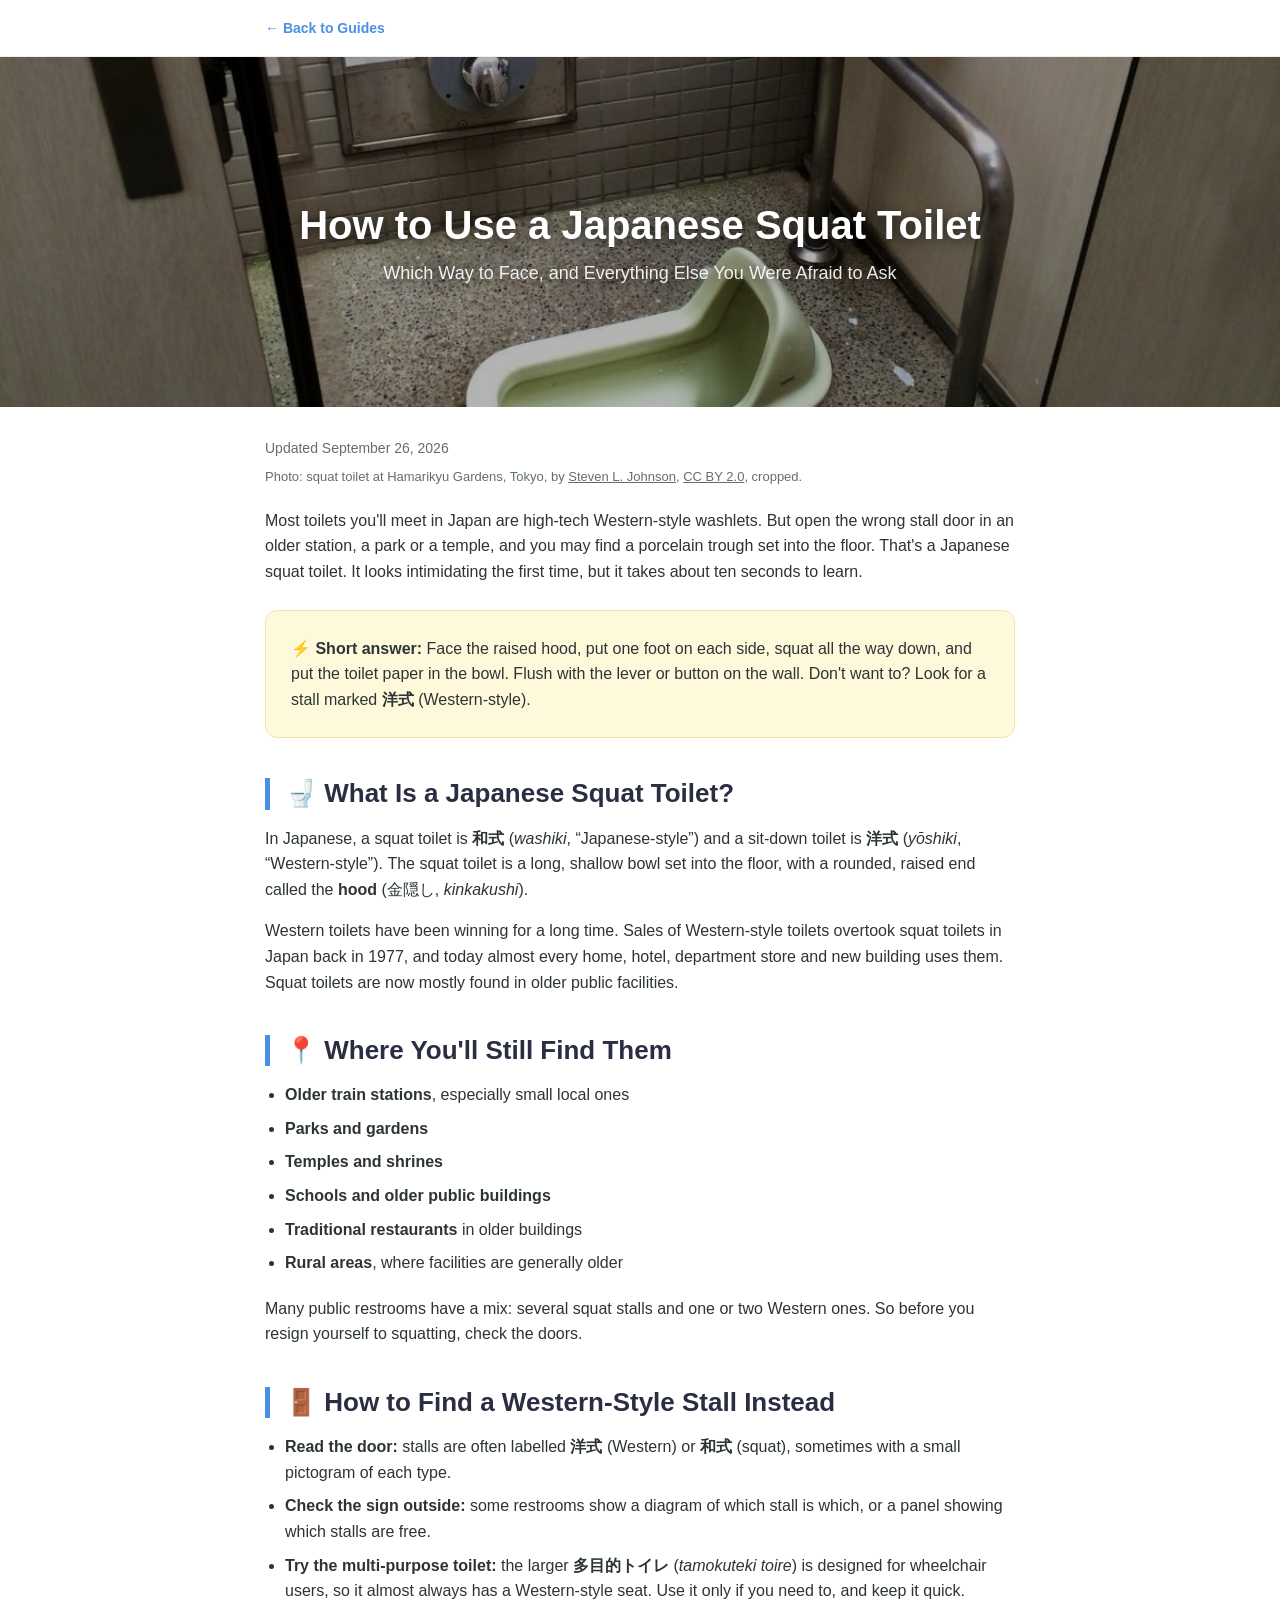
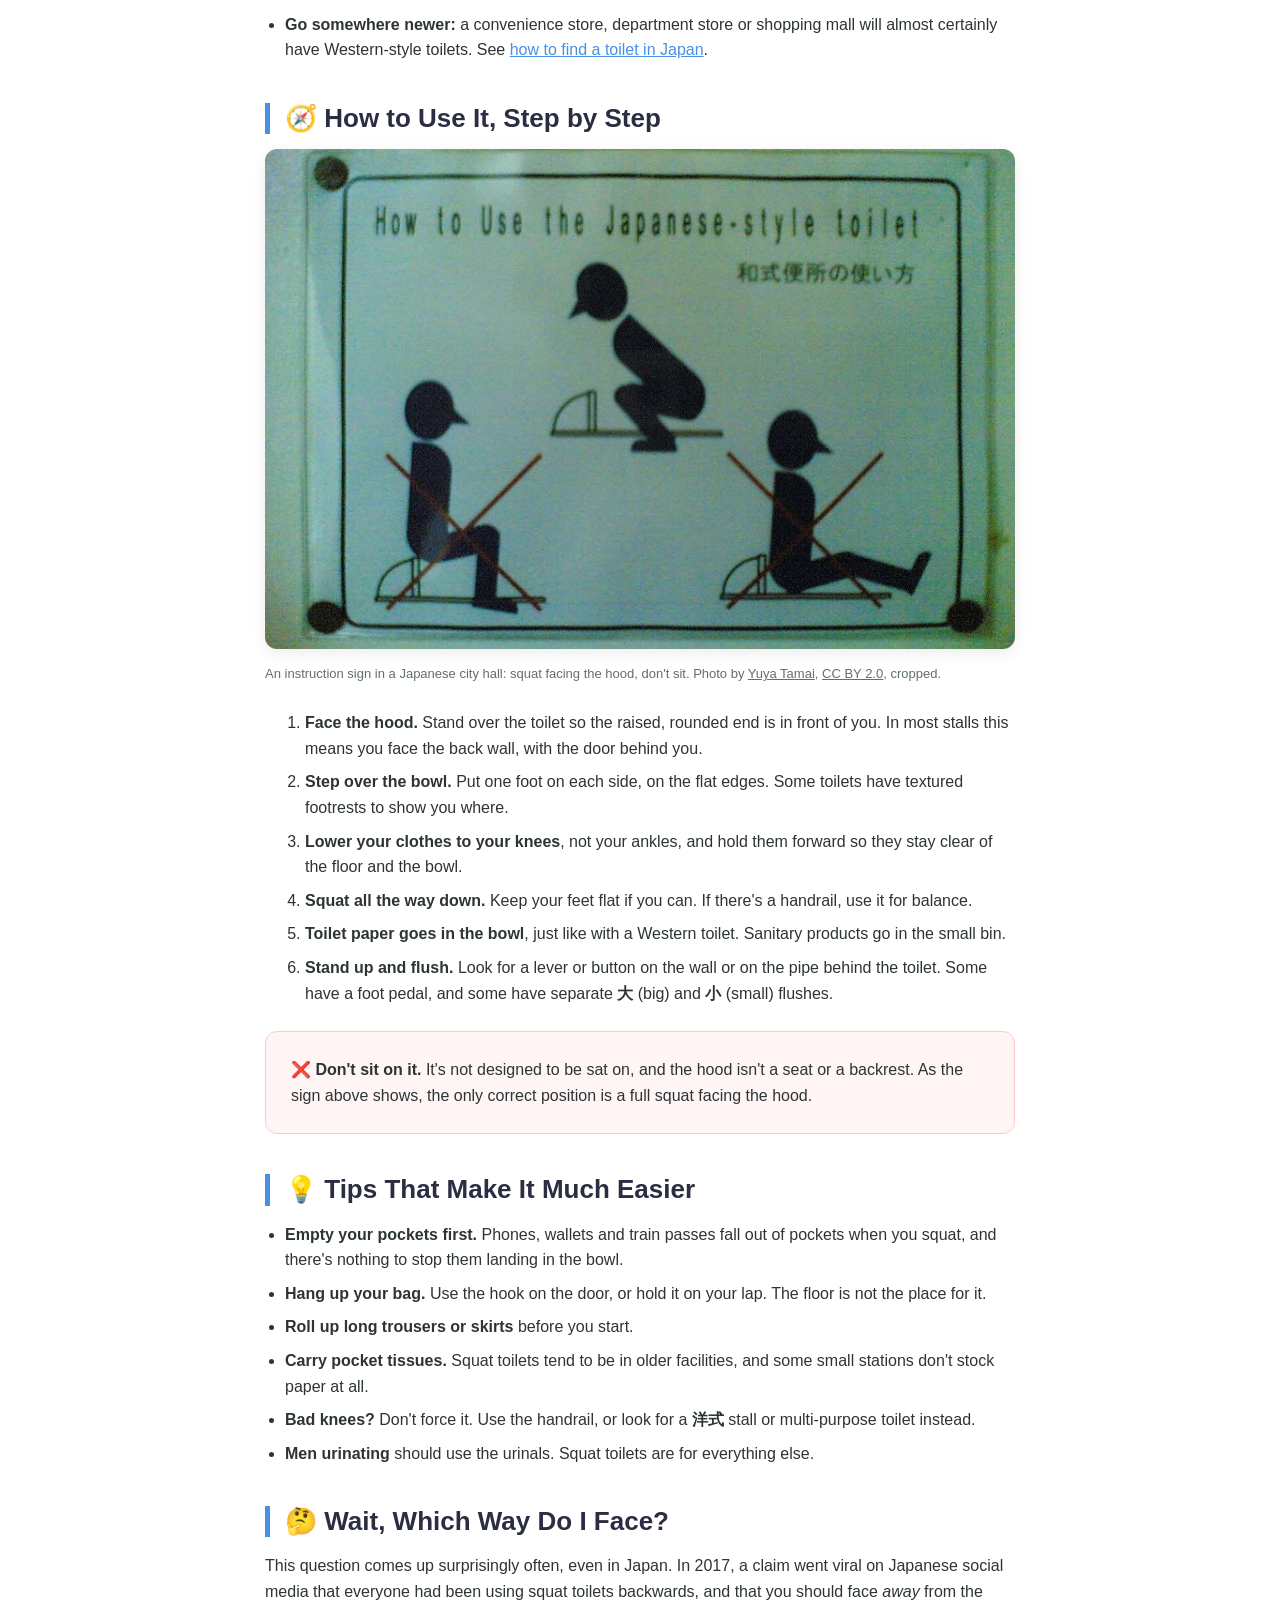
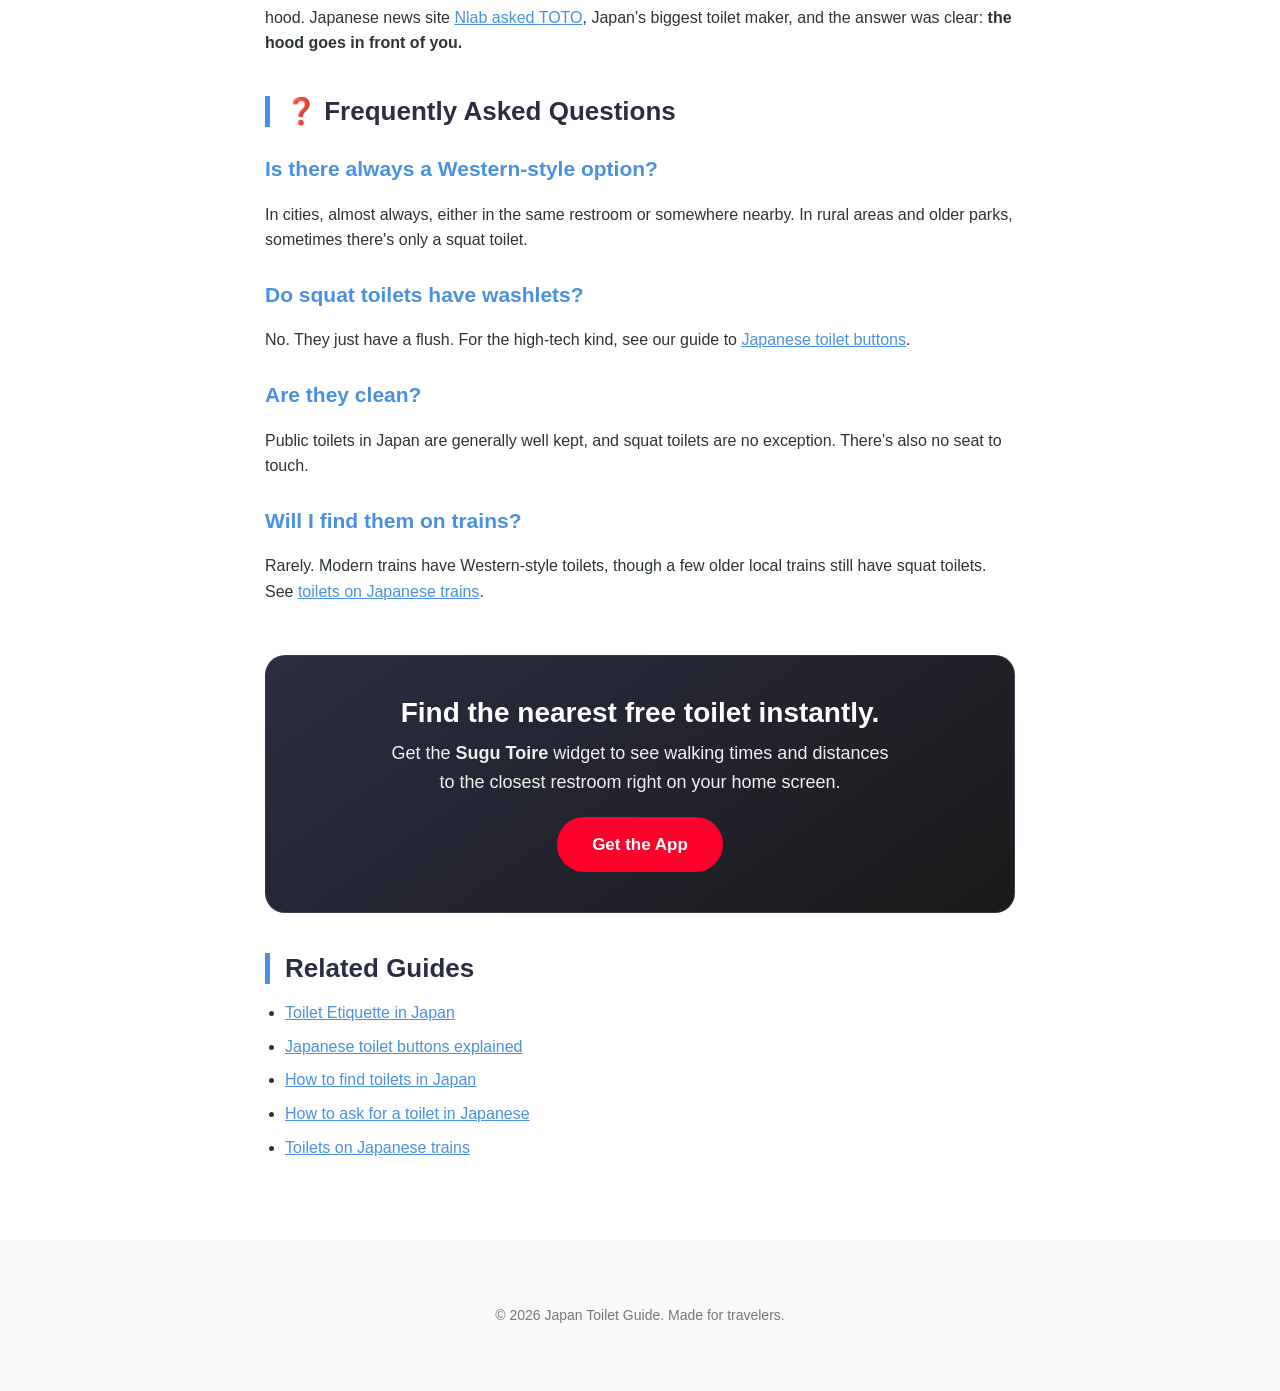
<file: squat-toilet.html>
<!DOCTYPE html>
<html lang="en">

<head>
    <link rel="icon" href="/favicon.ico">
    <link rel="icon" type="image/png" sizes="32x32" href="/favicon-32x32.png">
    <link rel="icon" type="image/png" sizes="16x16" href="/favicon-16x16.png">
    <link rel="canonical" href="https://www.toiletinjapan.com/squat-toilet.html" />
    <meta charset="UTF-8" />
    <meta name="viewport" content="width=device-width, initial-scale=1.0" />
    <meta name="description"
        content="How to use a Japanese squat toilet (washiki): which way to face, step-by-step instructions, where you'll still find them, and how to spot a Western-style stall instead." />
    <meta property="og:title" content="How to Use a Japanese Squat Toilet" />
    <meta property="og:description"
        content="Which way to face, how to squat, and how to find a Western-style stall instead. A calm, practical guide to Japan's washiki toilets." />
    <meta property="og:type" content="article" />
    <meta property="og:url" content="https://www.toiletinjapan.com/squat-toilet.html" />
    <meta property="og:image" content="https://www.toiletinjapan.com/images/squat-toilet-hamarikyu-1200x630.jpg" />
    <meta property="og:image:width" content="1200" />
    <meta property="og:image:height" content="630" />
    <meta name="twitter:card" content="summary_large_image" />
    <meta name="twitter:title" content="How to Use a Japanese Squat Toilet" />
    <meta name="twitter:description" content="Which way to face, how to squat, and how to find a Western-style stall instead." />
    <meta name="twitter:image" content="https://www.toiletinjapan.com/images/squat-toilet-hamarikyu-1200x630.jpg" />

    <title>How to Use a Japanese Squat Toilet (Washiki): Step-by-Step Guide</title>

    <link rel="stylesheet" href="/styles.css">
    <script type="application/ld+json">
{
  "@context": "https://schema.org",
  "@type": "Article",
  "headline": "How to Use a Japanese Squat Toilet",
  "description": "Which way to face, step-by-step instructions, where Japanese squat toilets are still found, and how to find a Western-style stall instead.",
  "author": {
    "@type": "Person",
    "name": "Tomasz Matusik"
  },
  "publisher": {
    "@type": "Organization",
    "name": "Sugu Toire",
    "logo": {
      "@type": "ImageObject",
      "url": "https://www.toiletinjapan.com/logo.png"
    }
  },
  "mainEntityOfPage": {
    "@type": "WebPage",
    "@id": "https://www.toiletinjapan.com/squat-toilet.html"
  },
  "datePublished": "2026-09-26",
  "dateModified": "2026-09-26",
  "image": [
    "https://www.toiletinjapan.com/images/squat-toilet-hamarikyu-1200x630.jpg"
  ]
}
    </script>
    <script type="application/ld+json">
{
  "@context": "https://schema.org",
  "@type": "BreadcrumbList",
  "itemListElement": [
    {
      "@type": "ListItem",
      "position": 1,
      "name": "Japan Toilet Guide",
      "item": "https://www.toiletinjapan.com/"
    },
    {
      "@type": "ListItem",
      "position": 2,
      "name": "How to Use a Japanese Squat Toilet",
      "item": "https://www.toiletinjapan.com/squat-toilet.html"
    }
  ]
}
    </script>
</head>

<body>

    <header>
        <div class="container">
            <a href="index.html" class="back-link">← Back to Guides</a>
        </div>
    </header>

    <div class="hero-container">
        <img src="/images/squat-toilet-hamarikyu-1200x600.jpg"
            alt="Japanese squat toilet in a public restroom at Hamarikyu Gardens, Tokyo, with a handrail and wall-mounted flush valve"
            class="hero-image" width="1200" height="600" fetchpriority="high">
        <div class="hero-text">
            <h1>How to Use a Japanese Squat Toilet</h1>
            <p style="font-size: 18px; opacity: 0.9; margin:0;">Which Way to Face, and Everything Else You Were Afraid
                to Ask</p>
        </div>
    </div>

    <main class="container">
        <article>
            <p class="updated">Updated <time datetime="2026-09-26">September 26, 2026</time></p>
            <p class="photo-credit">Photo: squat toilet at Hamarikyu Gardens, Tokyo, by <a
                    href="https://commons.wikimedia.org/wiki/File:Traditional_style_toilet_at_Hamarikyu_Gardens_in_Tokyo,_Japan_(14063687677).jpg"
                    rel="noopener">Steven L. Johnson</a>, <a href="https://creativecommons.org/licenses/by/2.0/"
                    rel="noopener license">CC BY 2.0</a>, cropped.</p>

            <p>
                Most toilets you'll meet in Japan are high-tech Western-style washlets. But open the wrong stall
                door in an older station, a park or a temple, and you may find a porcelain trough set into the
                floor. That's a Japanese squat toilet. It looks intimidating the first time, but it takes about ten
                seconds to learn.
            </p>

            <div class="tip-box">
                <strong>⚡ Short answer:</strong> Face the raised hood, put one foot on each side, squat all the way
                down, and put the toilet paper in the bowl. Flush with the lever or button on the wall. Don't want
                to? Look for a stall marked <strong>洋式</strong> (Western-style).
            </div>

            <h2>🚽 What Is a Japanese Squat Toilet?</h2>
            <p>
                In Japanese, a squat toilet is <strong>和式</strong> (<em>washiki</em>, “Japanese-style”) and a sit-down
                toilet is <strong>洋式</strong> (<em>yōshiki</em>, “Western-style”). The squat toilet is a long,
                shallow bowl set into the floor, with a rounded, raised end called the <strong>hood</strong>
                (金隠し, <em>kinkakushi</em>).
            </p>
            <p>
                Western toilets have been winning for a long time. Sales of Western-style toilets overtook squat
                toilets in Japan back in 1977, and today almost every home, hotel, department store and new building
                uses them. Squat toilets are now mostly found in older public facilities.
            </p>

            <h2>📍 Where You'll Still Find Them</h2>
            <ul>
                <li><strong>Older train stations</strong>, especially small local ones</li>
                <li><strong>Parks and gardens</strong></li>
                <li><strong>Temples and shrines</strong></li>
                <li><strong>Schools and older public buildings</strong></li>
                <li><strong>Traditional restaurants</strong> in older buildings</li>
                <li><strong>Rural areas</strong>, where facilities are generally older</li>
            </ul>
            <p>
                Many public restrooms have a mix: several squat stalls and one or two Western ones. So before you
                resign yourself to squatting, check the doors.
            </p>

            <h2>🚪 How to Find a Western-Style Stall Instead</h2>
            <ul>
                <li><strong>Read the door:</strong> stalls are often labelled <strong>洋式</strong> (Western) or
                    <strong>和式</strong> (squat), sometimes with a small pictogram of each type.</li>
                <li><strong>Check the sign outside:</strong> some restrooms show a diagram of which stall is which,
                    or a panel showing which stalls are free.</li>
                <li><strong>Try the multi-purpose toilet:</strong> the larger <strong>多目的トイレ</strong>
                    (<em>tamokuteki toire</em>) is designed for wheelchair users, so it almost always has a
                    Western-style seat. Use it only if you need to, and keep it quick.</li>
                <li><strong>Go somewhere newer:</strong> a convenience store, department store or shopping mall
                    will almost certainly have Western-style toilets. See <a href="toilet-japan.html"
                        style="color: var(--primary-color);">how to find a toilet in Japan</a>.</li>
            </ul>

            <h2>🧭 How to Use It, Step by Step</h2>

            <figure class="photo">
                <img src="/images/squat-toilet-how-to-sign-800x533.jpg" class="content-img"
                    alt="Sign titled How to Use the Japanese-style toilet: a figure squatting facing the hood is correct; figures sitting on the toilet are crossed out"
                    width="800" height="533" loading="lazy" style="max-height: none;">
                <figcaption>An instruction sign in a Japanese city hall: squat facing the hood, don't sit. Photo by
                    <a href="https://commons.wikimedia.org/wiki/File:How_to_Use_the_Japanese-style_toilet.jpg"
                        rel="noopener">Yuya Tamai</a>, <a href="https://creativecommons.org/licenses/by/2.0/"
                        rel="noopener license">CC BY 2.0</a>, cropped.</figcaption>
            </figure>

            <ol>
                <li><strong>Face the hood.</strong> Stand over the toilet so the raised, rounded end is in front of
                    you. In most stalls this means you face the back wall, with the door behind you.</li>
                <li><strong>Step over the bowl.</strong> Put one foot on each side, on the flat edges. Some toilets
                    have textured footrests to show you where.</li>
                <li><strong>Lower your clothes to your knees</strong>, not your ankles, and hold them forward so they
                    stay clear of the floor and the bowl.</li>
                <li><strong>Squat all the way down.</strong> Keep your feet flat if you can. If there's a handrail,
                    use it for balance.</li>
                <li><strong>Toilet paper goes in the bowl</strong>, just like with a Western toilet. Sanitary
                    products go in the small bin.</li>
                <li><strong>Stand up and flush.</strong> Look for a lever or button on the wall or on the pipe
                    behind the toilet. Some have a foot pedal, and some have separate <strong>大</strong> (big) and
                    <strong>小</strong> (small) flushes.</li>
            </ol>

            <div class="warning-box">
                <strong>❌ Don't sit on it.</strong> It's not designed to be sat on, and the hood isn't a seat or a
                backrest. As the sign above shows, the only correct position is a full squat facing the hood.
            </div>

            <h2>💡 Tips That Make It Much Easier</h2>
            <ul>
                <li><strong>Empty your pockets first.</strong> Phones, wallets and train passes fall out of pockets
                    when you squat, and there's nothing to stop them landing in the bowl.</li>
                <li><strong>Hang up your bag.</strong> Use the hook on the door, or hold it on your lap. The floor is
                    not the place for it.</li>
                <li><strong>Roll up long trousers or skirts</strong> before you start.</li>
                <li><strong>Carry pocket tissues.</strong> Squat toilets tend to be in older facilities, and some
                    small stations don't stock paper at all.</li>
                <li><strong>Bad knees?</strong> Don't force it. Use the handrail, or look for a <strong>洋式</strong>
                    stall or multi-purpose toilet instead.</li>
                <li><strong>Men urinating</strong> should use the urinals. Squat toilets are for everything else.</li>
            </ul>

            <h2>🤔 Wait, Which Way Do I Face?</h2>
            <p>
                This question comes up surprisingly often, even in Japan. In 2017, a claim went viral on Japanese
                social media that everyone had been using squat toilets backwards, and that you should face
                <em>away</em> from the hood. Japanese news site <a href="https://nlab.itmedia.co.jp/cont/articles/3273969/"
                    target="_blank" rel="noopener" style="color: var(--primary-color);">Nlab asked TOTO</a>, Japan's
                biggest toilet maker, and the answer was clear: <strong>the hood goes in front of you.</strong>
            </p>

            <h2>❓ Frequently Asked Questions</h2>

            <h3>Is there always a Western-style option?</h3>
            <p>In cities, almost always, either in the same restroom or somewhere nearby. In rural areas and older
                parks, sometimes there's only a squat toilet.</p>

            <h3>Do squat toilets have washlets?</h3>
            <p>No. They just have a flush. For the high-tech kind, see our guide to <a
                    href="japanese-toilet-buttons.html" style="color: var(--primary-color);">Japanese toilet
                    buttons</a>.</p>

            <h3>Are they clean?</h3>
            <p>Public toilets in Japan are generally well kept, and squat toilets are no exception. There's also no
                seat to touch.</p>

            <h3>Will I find them on trains?</h3>
            <p>Rarely. Modern trains have Western-style toilets, though a few older local trains still have squat
                toilets. See <a href="train-toilets.html"
                    style="color: var(--primary-color);">toilets on Japanese trains</a>.</p>

            <div class="app-card">
                <h2>Find the nearest free toilet instantly.</h2>
                <p>
                    Get the <strong>Sugu Toire</strong> widget to see walking times
                    and distances to the closest restroom right on your home screen.
                </p>
                <a href="https://play.google.com/store/apps/details?id=com.tomat.sugutoire&amp;referrer=utm_source%3Dtoiletinjapan%26utm_medium%3Dwebsite%26utm_campaign%3Dsquat-toilet"
                    class="btn" target="_blank" rel="noopener noreferrer">
                    Get the App
                </a>
            </div>

            <h2>Related Guides</h2>
            <ul>
                <li><a href="toilet-etiquette.html" style="color: var(--primary-color);">Toilet Etiquette in Japan</a>
                </li>
                <li><a href="japanese-toilet-buttons.html" style="color: var(--primary-color);">Japanese toilet
                        buttons explained</a></li>
                <li><a href="toilet-japan.html" style="color: var(--primary-color);">How to find toilets in Japan</a>
                </li>
                <li><a href="japanese-phrases.html" style="color: var(--primary-color);">How to ask for a toilet in
                        Japanese</a></li>
                <li><a href="train-toilets.html" style="color: var(--primary-color);">Toilets on Japanese trains</a>
                </li>
            </ul>

        </article>
    </main>

    <footer>
        <div class="container">
            <p>&copy; 2026 Japan Toilet Guide. Made for travelers.</p>
        </div>
    </footer>

</body>

</html>
</file>
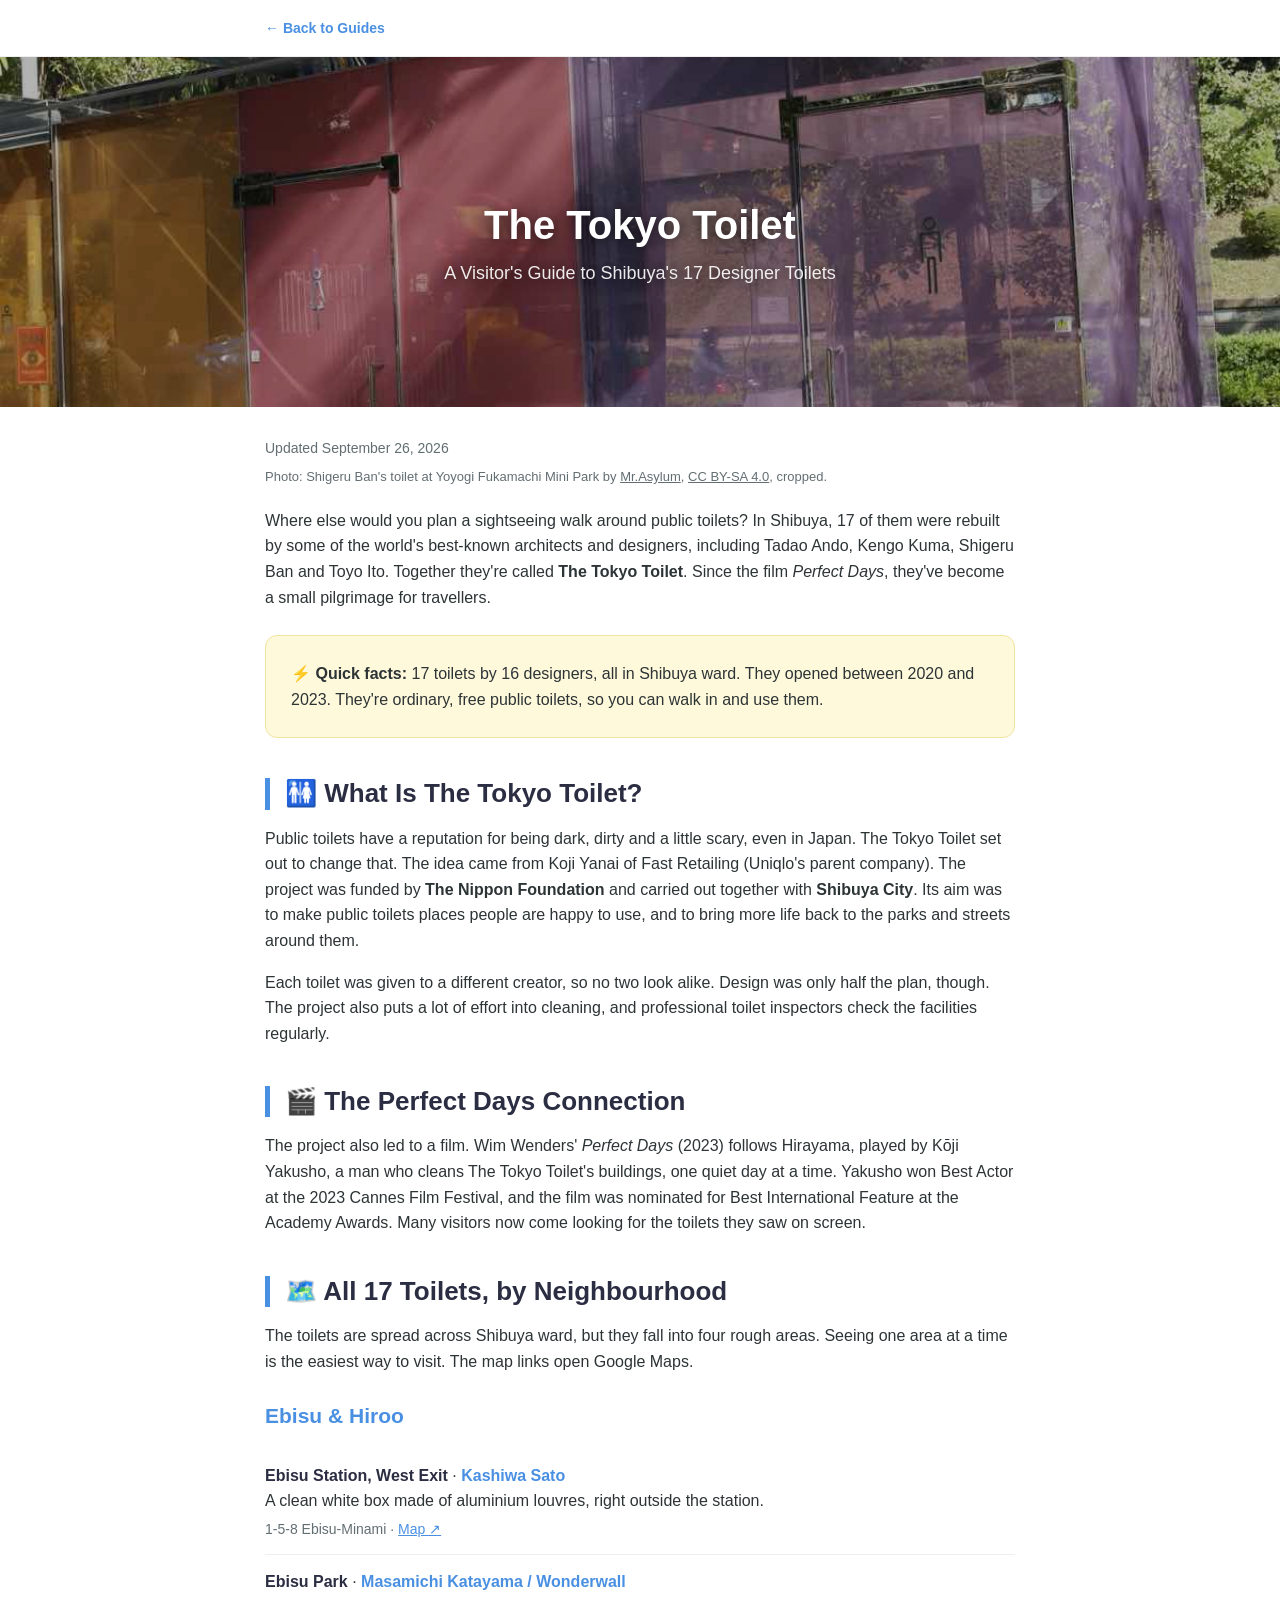
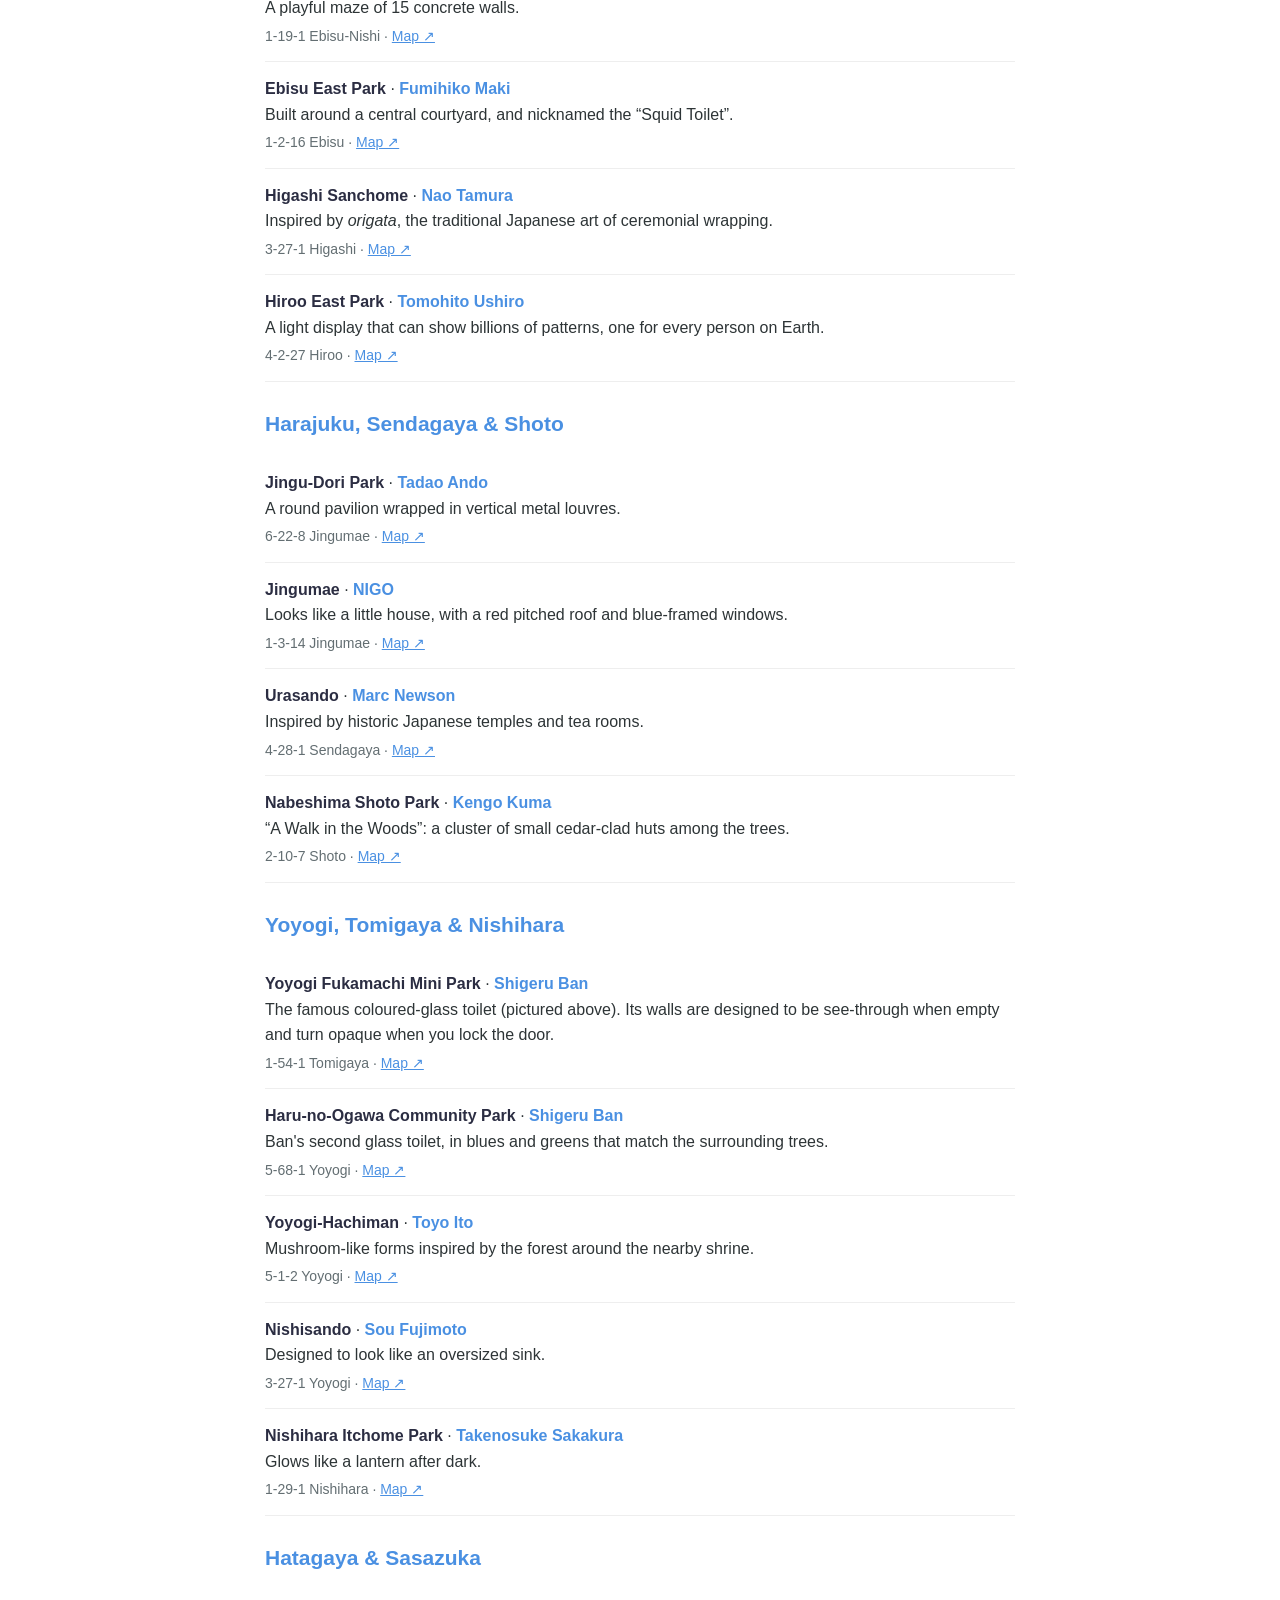
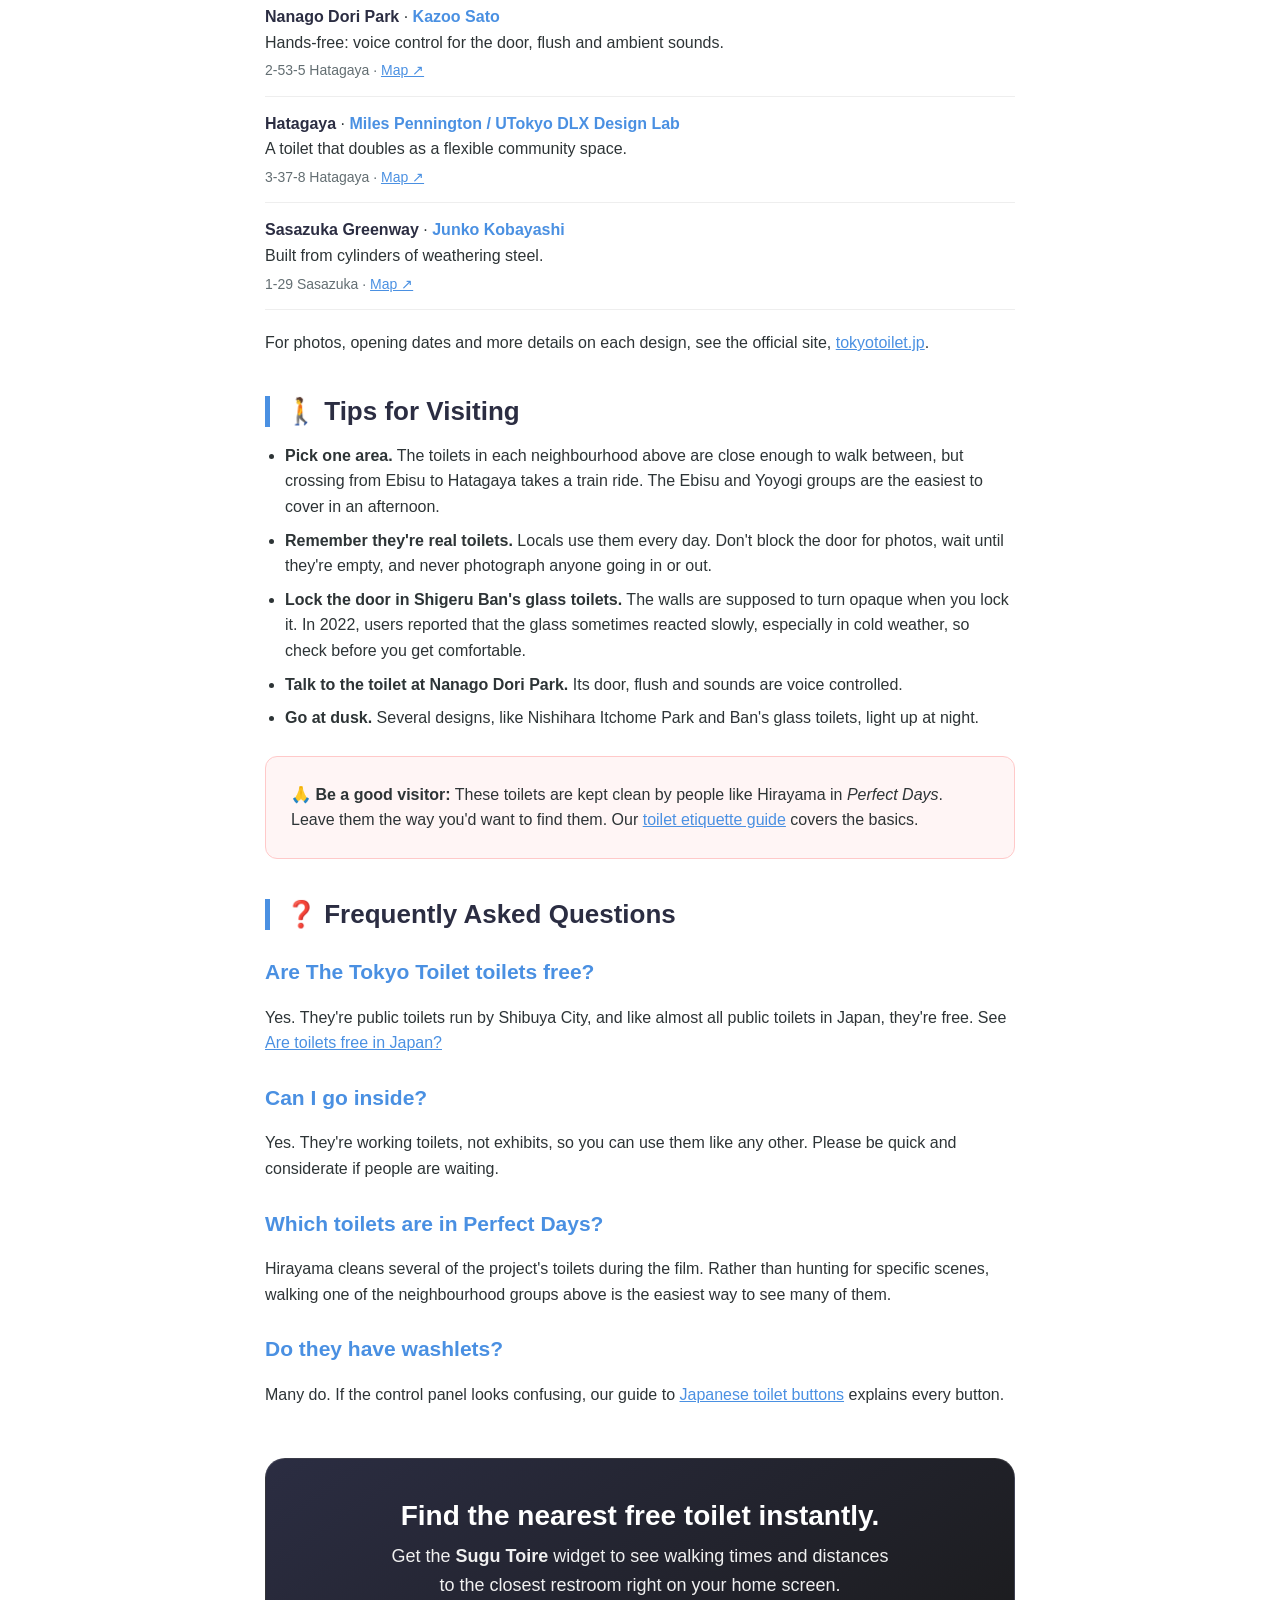
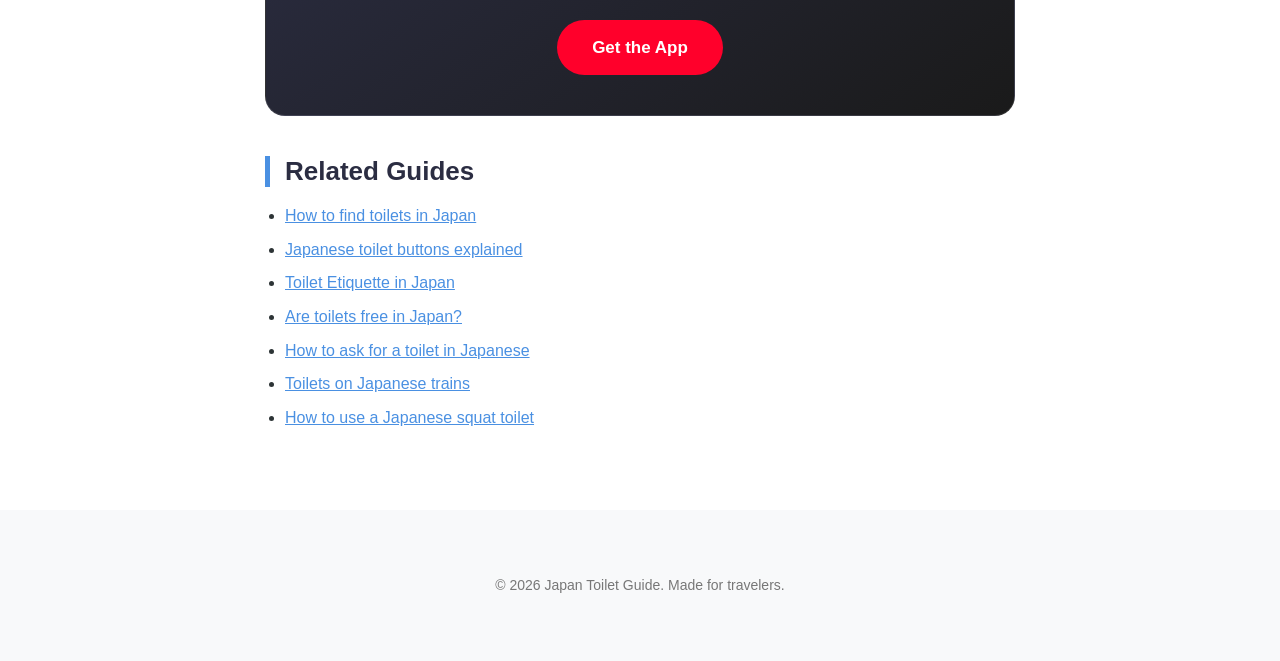
<file: tokyo-toilet.html>
<!DOCTYPE html>
<html lang="en">

<head>
    <link rel="icon" href="/favicon.ico">
    <link rel="icon" type="image/png" sizes="32x32" href="/favicon-32x32.png">
    <link rel="icon" type="image/png" sizes="16x16" href="/favicon-16x16.png">
    <link rel="canonical" href="https://www.toiletinjapan.com/tokyo-toilet.html" />
    <meta charset="UTF-8" />
    <meta name="viewport" content="width=device-width, initial-scale=1.0" />
    <meta name="description"
        content="A visitor's guide to The Tokyo Toilet in Shibuya: all 17 designer public toilets by Tadao Ando, Shigeru Ban, Kengo Kuma and more, with maps, the Perfect Days connection and tips for visiting." />
    <meta property="og:title" content="The Tokyo Toilet: A Visitor's Guide to Shibuya's 17 Designer Toilets" />
    <meta property="og:description"
        content="All 17 architect-designed public toilets from The Tokyo Toilet project and Perfect Days, grouped by neighbourhood with maps." />
    <meta property="og:type" content="article" />
    <meta property="og:url" content="https://www.toiletinjapan.com/tokyo-toilet.html" />
    <meta property="og:image" content="https://www.toiletinjapan.com/images/tokyo-toilet-yoyogi-fukamachi-1200x630.jpg" />
    <meta property="og:image:width" content="1200" />
    <meta property="og:image:height" content="630" />
    <meta name="twitter:card" content="summary_large_image" />
    <meta name="twitter:title" content="The Tokyo Toilet: A Visitor's Guide" />
    <meta name="twitter:description" content="All 17 designer public toilets in Shibuya, with maps and tips for visiting." />
    <meta name="twitter:image" content="https://www.toiletinjapan.com/images/tokyo-toilet-yoyogi-fukamachi-1200x630.jpg" />

    <title>The Tokyo Toilet: A Visitor's Guide to Shibuya's 17 Designer Toilets</title>

    <link rel="stylesheet" href="/styles.css">
    <style>
        .toilet-list {
            list-style: none;
            padding-left: 0;
        }

        .toilet-list li {
            padding: 14px 0;
            border-bottom: 1px solid #eee;
            margin: 0;
        }

        .toilet-list .name {
            font-weight: 700;
            color: var(--secondary-color);
        }

        .toilet-list .designer {
            color: var(--primary-color);
            font-weight: 600;
        }

        .toilet-list .where {
            display: block;
            font-size: 14px;
            color: var(--text-muted);
            margin-top: 4px;
        }

        .toilet-list .where a {
            color: var(--primary-color);
        }
    </style>
    <script type="application/ld+json">
{
  "@context": "https://schema.org",
  "@type": "Article",
  "headline": "The Tokyo Toilet: A Visitor's Guide to Shibuya's 17 Designer Toilets",
  "description": "A visitor's guide to all 17 architect-designed public toilets of The Tokyo Toilet project in Shibuya.",
  "author": {
    "@type": "Person",
    "name": "Tomasz Matusik"
  },
  "publisher": {
    "@type": "Organization",
    "name": "Sugu Toire",
    "logo": {
      "@type": "ImageObject",
      "url": "https://www.toiletinjapan.com/logo.png"
    }
  },
  "mainEntityOfPage": {
    "@type": "WebPage",
    "@id": "https://www.toiletinjapan.com/tokyo-toilet.html"
  },
  "datePublished": "2026-09-26",
  "dateModified": "2026-09-26",
  "image": [
    "https://www.toiletinjapan.com/images/tokyo-toilet-yoyogi-fukamachi-1200x630.jpg"
  ]
}
    </script>
    <script type="application/ld+json">
{
  "@context": "https://schema.org",
  "@type": "BreadcrumbList",
  "itemListElement": [
    {
      "@type": "ListItem",
      "position": 1,
      "name": "Japan Toilet Guide",
      "item": "https://www.toiletinjapan.com/"
    },
    {
      "@type": "ListItem",
      "position": 2,
      "name": "The Tokyo Toilet: A Visitor's Guide to Shibuya's 17 Designer Toilets",
      "item": "https://www.toiletinjapan.com/tokyo-toilet.html"
    }
  ]
}
    </script>
</head>

<body>

    <header>
        <div class="container">
            <a href="index.html" class="back-link">← Back to Guides</a>
        </div>
    </header>

    <div class="hero-container">
        <img src="/images/tokyo-toilet-yoyogi-fukamachi-1200x600.jpg"
            alt="Shigeru Ban's coloured-glass public toilet in Yoyogi Fukamachi Mini Park, Shibuya" class="hero-image"
            width="1200" height="600" fetchpriority="high">
        <div class="hero-text">
            <h1>The Tokyo Toilet</h1>
            <p style="font-size: 18px; opacity: 0.9; margin:0;">A Visitor's Guide to Shibuya's 17 Designer Toilets</p>
        </div>
    </div>

    <main class="container">
        <article>
            <p class="updated">Updated <time datetime="2026-09-26">September 26, 2026</time></p>
            <p class="photo-credit">Photo: Shigeru Ban's toilet at Yoyogi Fukamachi Mini Park by <a
                    href="https://commons.wikimedia.org/wiki/File:Tokyo_Toilet_Project_01.jpg"
                    rel="noopener">Mr.Asylum</a>, <a href="https://creativecommons.org/licenses/by-sa/4.0/"
                    rel="noopener license">CC BY-SA 4.0</a>, cropped.</p>

            <p>
                Where else would you plan a sightseeing walk around public toilets? In Shibuya, 17 of them were
                rebuilt by some of the world's best-known architects and designers, including Tadao Ando, Kengo Kuma,
                Shigeru Ban and Toyo Ito. Together they're called <strong>The Tokyo Toilet</strong>. Since the film
                <em>Perfect Days</em>, they've become a small pilgrimage for travellers.
            </p>

            <div class="tip-box">
                <strong>⚡ Quick facts:</strong> 17 toilets by 16 designers, all in Shibuya ward. They opened between
                2020 and 2023. They're ordinary, free public toilets, so you can walk in and use them.
            </div>

            <h2>🚻 What Is The Tokyo Toilet?</h2>
            <p>
                Public toilets have a reputation for being dark, dirty and a little scary, even in Japan. The Tokyo
                Toilet set out to change that. The idea came from Koji Yanai of Fast Retailing (Uniqlo's parent
                company). The project was funded by <strong>The Nippon Foundation</strong> and carried out together
                with <strong>Shibuya City</strong>. Its aim was to make public toilets places people are happy to use,
                and to bring more life back to the parks and streets around them.
            </p>
            <p>
                Each toilet was given to a different creator, so no two look alike. Design was only half the plan,
                though. The project also puts a lot of effort into cleaning, and professional toilet inspectors check
                the facilities regularly.
            </p>

            <h2>🎬 The Perfect Days Connection</h2>
            <p>
                The project also led to a film. Wim Wenders' <em>Perfect Days</em> (2023) follows Hirayama, played by
                Kōji Yakusho, a man who cleans The Tokyo Toilet's buildings, one quiet day at a time. Yakusho won Best
                Actor at the 2023 Cannes Film Festival, and the film was nominated for Best International Feature at
                the Academy Awards. Many visitors now come looking for the toilets they saw on screen.
            </p>

            <h2>🗺️ All 17 Toilets, by Neighbourhood</h2>
            <p>
                The toilets are spread across Shibuya ward, but they fall into four rough areas. Seeing one area at a
                time is the easiest way to visit. The map links open Google Maps.
            </p>

            <h3>Ebisu & Hiroo</h3>
            <ul class="toilet-list">
                <li><span class="name">Ebisu Station, West Exit</span> · <span class="designer">Kashiwa
                        Sato</span><br>A clean white box made of aluminium louvres, right outside the station.
                    <span class="where">1-5-8 Ebisu-Minami · <a
                            href="https://www.google.com/maps/search/?api=1&amp;query=The+Tokyo+Toilet+Ebisu+Station+West+Exit+1-5-8+Ebisu-Minami+Shibuya"
                            target="_blank" rel="noopener">Map ↗</a></span></li>
                <li><span class="name">Ebisu Park</span> · <span class="designer">Masamichi Katayama /
                        Wonderwall</span><br>A playful maze of 15 concrete walls.
                    <span class="where">1-19-1 Ebisu-Nishi · <a
                            href="https://www.google.com/maps/search/?api=1&amp;query=The+Tokyo+Toilet+Ebisu+Park+1-19-1+Ebisu-Nishi+Shibuya"
                            target="_blank" rel="noopener">Map ↗</a></span></li>
                <li><span class="name">Ebisu East Park</span> · <span class="designer">Fumihiko Maki</span><br>Built
                    around a central courtyard, and nicknamed the “Squid Toilet”.
                    <span class="where">1-2-16 Ebisu · <a
                            href="https://www.google.com/maps/search/?api=1&amp;query=The+Tokyo+Toilet+Ebisu+East+Park+1-2-16+Ebisu+Shibuya"
                            target="_blank" rel="noopener">Map ↗</a></span></li>
                <li><span class="name">Higashi Sanchome</span> · <span class="designer">Nao Tamura</span><br>Inspired
                    by <em>origata</em>, the traditional Japanese art of ceremonial wrapping.
                    <span class="where">3-27-1 Higashi · <a
                            href="https://www.google.com/maps/search/?api=1&amp;query=The+Tokyo+Toilet+Higashi+Sanchome+3-27-1+Higashi+Shibuya"
                            target="_blank" rel="noopener">Map ↗</a></span></li>
                <li><span class="name">Hiroo East Park</span> · <span class="designer">Tomohito Ushiro</span><br>A
                    light display that can show billions of patterns, one for every person on Earth.
                    <span class="where">4-2-27 Hiroo · <a
                            href="https://www.google.com/maps/search/?api=1&amp;query=The+Tokyo+Toilet+Hiroo+East+Park+4-2-27+Hiroo+Shibuya"
                            target="_blank" rel="noopener">Map ↗</a></span></li>
            </ul>

            <h3>Harajuku, Sendagaya & Shoto</h3>
            <ul class="toilet-list">
                <li><span class="name">Jingu-Dori Park</span> · <span class="designer">Tadao Ando</span><br>A round
                    pavilion wrapped in vertical metal louvres.
                    <span class="where">6-22-8 Jingumae · <a
                            href="https://www.google.com/maps/search/?api=1&amp;query=The+Tokyo+Toilet+Jingu-Dori+Park+6-22-8+Jingumae+Shibuya"
                            target="_blank" rel="noopener">Map ↗</a></span></li>
                <li><span class="name">Jingumae</span> · <span class="designer">NIGO</span><br>Looks like a little
                    house, with a red pitched roof and blue-framed windows.
                    <span class="where">1-3-14 Jingumae · <a
                            href="https://www.google.com/maps/search/?api=1&amp;query=The+Tokyo+Toilet+Jingumae+1-3-14+Jingumae+Shibuya"
                            target="_blank" rel="noopener">Map ↗</a></span></li>
                <li><span class="name">Urasando</span> · <span class="designer">Marc Newson</span><br>Inspired by
                    historic Japanese temples and tea rooms.
                    <span class="where">4-28-1 Sendagaya · <a
                            href="https://www.google.com/maps/search/?api=1&amp;query=The+Tokyo+Toilet+Urasando+4-28-1+Sendagaya+Shibuya"
                            target="_blank" rel="noopener">Map ↗</a></span></li>
                <li><span class="name">Nabeshima Shoto Park</span> · <span class="designer">Kengo Kuma</span><br>“A
                    Walk in the Woods”: a cluster of small cedar-clad huts among the trees.
                    <span class="where">2-10-7 Shoto · <a
                            href="https://www.google.com/maps/search/?api=1&amp;query=The+Tokyo+Toilet+Nabeshima+Shoto+Park+2-10-7+Shoto+Shibuya"
                            target="_blank" rel="noopener">Map ↗</a></span></li>
            </ul>

            <h3>Yoyogi, Tomigaya & Nishihara</h3>
            <ul class="toilet-list">
                <li><span class="name">Yoyogi Fukamachi Mini Park</span> · <span class="designer">Shigeru
                        Ban</span><br>The famous coloured-glass toilet (pictured above). Its walls are designed to
                    be see-through when empty and turn opaque when you lock the door.
                    <span class="where">1-54-1 Tomigaya · <a
                            href="https://www.google.com/maps/search/?api=1&amp;query=The+Tokyo+Toilet+Yoyogi+Fukamachi+Mini+Park+1-54-1+Tomigaya+Shibuya"
                            target="_blank" rel="noopener">Map ↗</a></span></li>
                <li><span class="name">Haru-no-Ogawa Community Park</span> · <span class="designer">Shigeru
                        Ban</span><br>Ban's second glass toilet, in blues and greens that match the surrounding
                    trees.
                    <span class="where">5-68-1 Yoyogi · <a
                            href="https://www.google.com/maps/search/?api=1&amp;query=The+Tokyo+Toilet+Haru-no-Ogawa+Community+Park+5-68-1+Yoyogi+Shibuya"
                            target="_blank" rel="noopener">Map ↗</a></span></li>
                <li><span class="name">Yoyogi-Hachiman</span> · <span class="designer">Toyo Ito</span><br>Mushroom-like
                    forms inspired by the forest around the nearby shrine.
                    <span class="where">5-1-2 Yoyogi · <a
                            href="https://www.google.com/maps/search/?api=1&amp;query=The+Tokyo+Toilet+Yoyogi-Hachiman+5-1-2+Yoyogi+Shibuya"
                            target="_blank" rel="noopener">Map ↗</a></span></li>
                <li><span class="name">Nishisando</span> · <span class="designer">Sou Fujimoto</span><br>Designed to
                    look like an oversized sink.
                    <span class="where">3-27-1 Yoyogi · <a
                            href="https://www.google.com/maps/search/?api=1&amp;query=The+Tokyo+Toilet+Nishisando+3-27-1+Yoyogi+Shibuya"
                            target="_blank" rel="noopener">Map ↗</a></span></li>
                <li><span class="name">Nishihara Itchome Park</span> · <span class="designer">Takenosuke
                        Sakakura</span><br>Glows like a lantern after dark.
                    <span class="where">1-29-1 Nishihara · <a
                            href="https://www.google.com/maps/search/?api=1&amp;query=The+Tokyo+Toilet+Nishihara+Itchome+Park+1-29-1+Nishihara+Shibuya"
                            target="_blank" rel="noopener">Map ↗</a></span></li>
            </ul>

            <h3>Hatagaya & Sasazuka</h3>
            <ul class="toilet-list">
                <li><span class="name">Nanago Dori Park</span> · <span class="designer">Kazoo Sato</span><br>Hands-free:
                    voice control for the door, flush and ambient sounds.
                    <span class="where">2-53-5 Hatagaya · <a
                            href="https://www.google.com/maps/search/?api=1&amp;query=The+Tokyo+Toilet+Nanago+Dori+Park+2-53-5+Hatagaya+Shibuya"
                            target="_blank" rel="noopener">Map ↗</a></span></li>
                <li><span class="name">Hatagaya</span> · <span class="designer">Miles Pennington / UTokyo DLX Design
                        Lab</span><br>A toilet that doubles as a flexible community space.
                    <span class="where">3-37-8 Hatagaya · <a
                            href="https://www.google.com/maps/search/?api=1&amp;query=The+Tokyo+Toilet+Hatagaya+3-37-8+Hatagaya+Shibuya"
                            target="_blank" rel="noopener">Map ↗</a></span></li>
                <li><span class="name">Sasazuka Greenway</span> · <span class="designer">Junko
                        Kobayashi</span><br>Built from cylinders of weathering steel.
                    <span class="where">1-29 Sasazuka · <a
                            href="https://www.google.com/maps/search/?api=1&amp;query=The+Tokyo+Toilet+Sasazuka+Greenway+1-29+Sasazuka+Shibuya"
                            target="_blank" rel="noopener">Map ↗</a></span></li>
            </ul>

            <p>
                For photos, opening dates and more details on each design, see the official site,
                <a href="https://tokyotoilet.jp/en/" target="_blank" rel="noopener"
                    style="color: var(--primary-color);">tokyotoilet.jp</a>.
            </p>

            <h2>🚶 Tips for Visiting</h2>
            <ul>
                <li><strong>Pick one area.</strong> The toilets in each neighbourhood above are close enough to walk
                    between, but crossing from Ebisu to Hatagaya takes a train ride. The Ebisu and Yoyogi groups are
                    the easiest to cover in an afternoon.</li>
                <li><strong>Remember they're real toilets.</strong> Locals use them every day. Don't block the door
                    for photos, wait until they're empty, and never photograph anyone going in or out.</li>
                <li><strong>Lock the door in Shigeru Ban's glass toilets.</strong> The walls are supposed to turn
                    opaque when you lock it. In 2022, users reported that the glass sometimes reacted slowly,
                    especially in cold weather, so check before you get comfortable.</li>
                <li><strong>Talk to the toilet at Nanago Dori Park.</strong> Its door, flush and sounds are voice
                    controlled.</li>
                <li><strong>Go at dusk.</strong> Several designs, like Nishihara Itchome Park and Ban's glass
                    toilets, light up at night.</li>
            </ul>

            <div class="warning-box">
                <strong>🙏 Be a good visitor:</strong> These toilets are kept clean by people like Hirayama in
                <em>Perfect Days</em>. Leave them the way you'd want to find them. Our <a href="toilet-etiquette.html"
                    style="color: var(--primary-color);">toilet etiquette guide</a> covers the basics.
            </div>

            <h2>❓ Frequently Asked Questions</h2>

            <h3>Are The Tokyo Toilet toilets free?</h3>
            <p>Yes. They're public toilets run by Shibuya City, and like almost all public toilets in Japan, they're
                free. See <a href="free-toilets.html" style="color: var(--primary-color);">Are toilets free in
                    Japan?</a></p>

            <h3>Can I go inside?</h3>
            <p>Yes. They're working toilets, not exhibits, so you can use them like any other. Please be quick and
                considerate if people are waiting.</p>

            <h3>Which toilets are in Perfect Days?</h3>
            <p>Hirayama cleans several of the project's toilets during the film. Rather than hunting for specific
                scenes, walking one of the neighbourhood groups above is the easiest way to see many of them.</p>

            <h3>Do they have washlets?</h3>
            <p>Many do. If the control panel looks confusing, our guide to <a href="japanese-toilet-buttons.html"
                    style="color: var(--primary-color);">Japanese toilet buttons</a> explains every button.</p>

            <div class="app-card">
                <h2>Find the nearest free toilet instantly.</h2>
                <p>
                    Get the <strong>Sugu Toire</strong> widget to see walking times
                    and distances to the closest restroom right on your home screen.
                </p>
                <a href="https://play.google.com/store/apps/details?id=com.tomat.sugutoire&amp;referrer=utm_source%3Dtoiletinjapan%26utm_medium%3Dwebsite%26utm_campaign%3Dtokyo-toilet"
                    class="btn" target="_blank" rel="noopener noreferrer">
                    Get the App
                </a>
            </div>

            <h2>Related Guides</h2>
            <ul>
                <li><a href="toilet-japan.html" style="color: var(--primary-color);">How to find toilets in Japan</a>
                </li>
                <li><a href="japanese-toilet-buttons.html" style="color: var(--primary-color);">Japanese toilet
                        buttons explained</a></li>
                <li><a href="toilet-etiquette.html" style="color: var(--primary-color);">Toilet Etiquette in Japan</a>
                </li>
                <li><a href="free-toilets.html" style="color: var(--primary-color);">Are toilets free in Japan?</a>
                </li>
                <li><a href="japanese-phrases.html" style="color: var(--primary-color);">How to ask for a toilet in
                        Japanese</a></li>
                <li><a href="train-toilets.html" style="color: var(--primary-color);">Toilets on Japanese trains</a>
                </li>
                <li><a href="squat-toilet.html" style="color: var(--primary-color);">How to use a Japanese squat
                        toilet</a></li>
            </ul>

        </article>
    </main>

    <footer>
        <div class="container">
            <p>&copy; 2026 Japan Toilet Guide. Made for travelers.</p>
        </div>
    </footer>

</body>

</html>
</file>
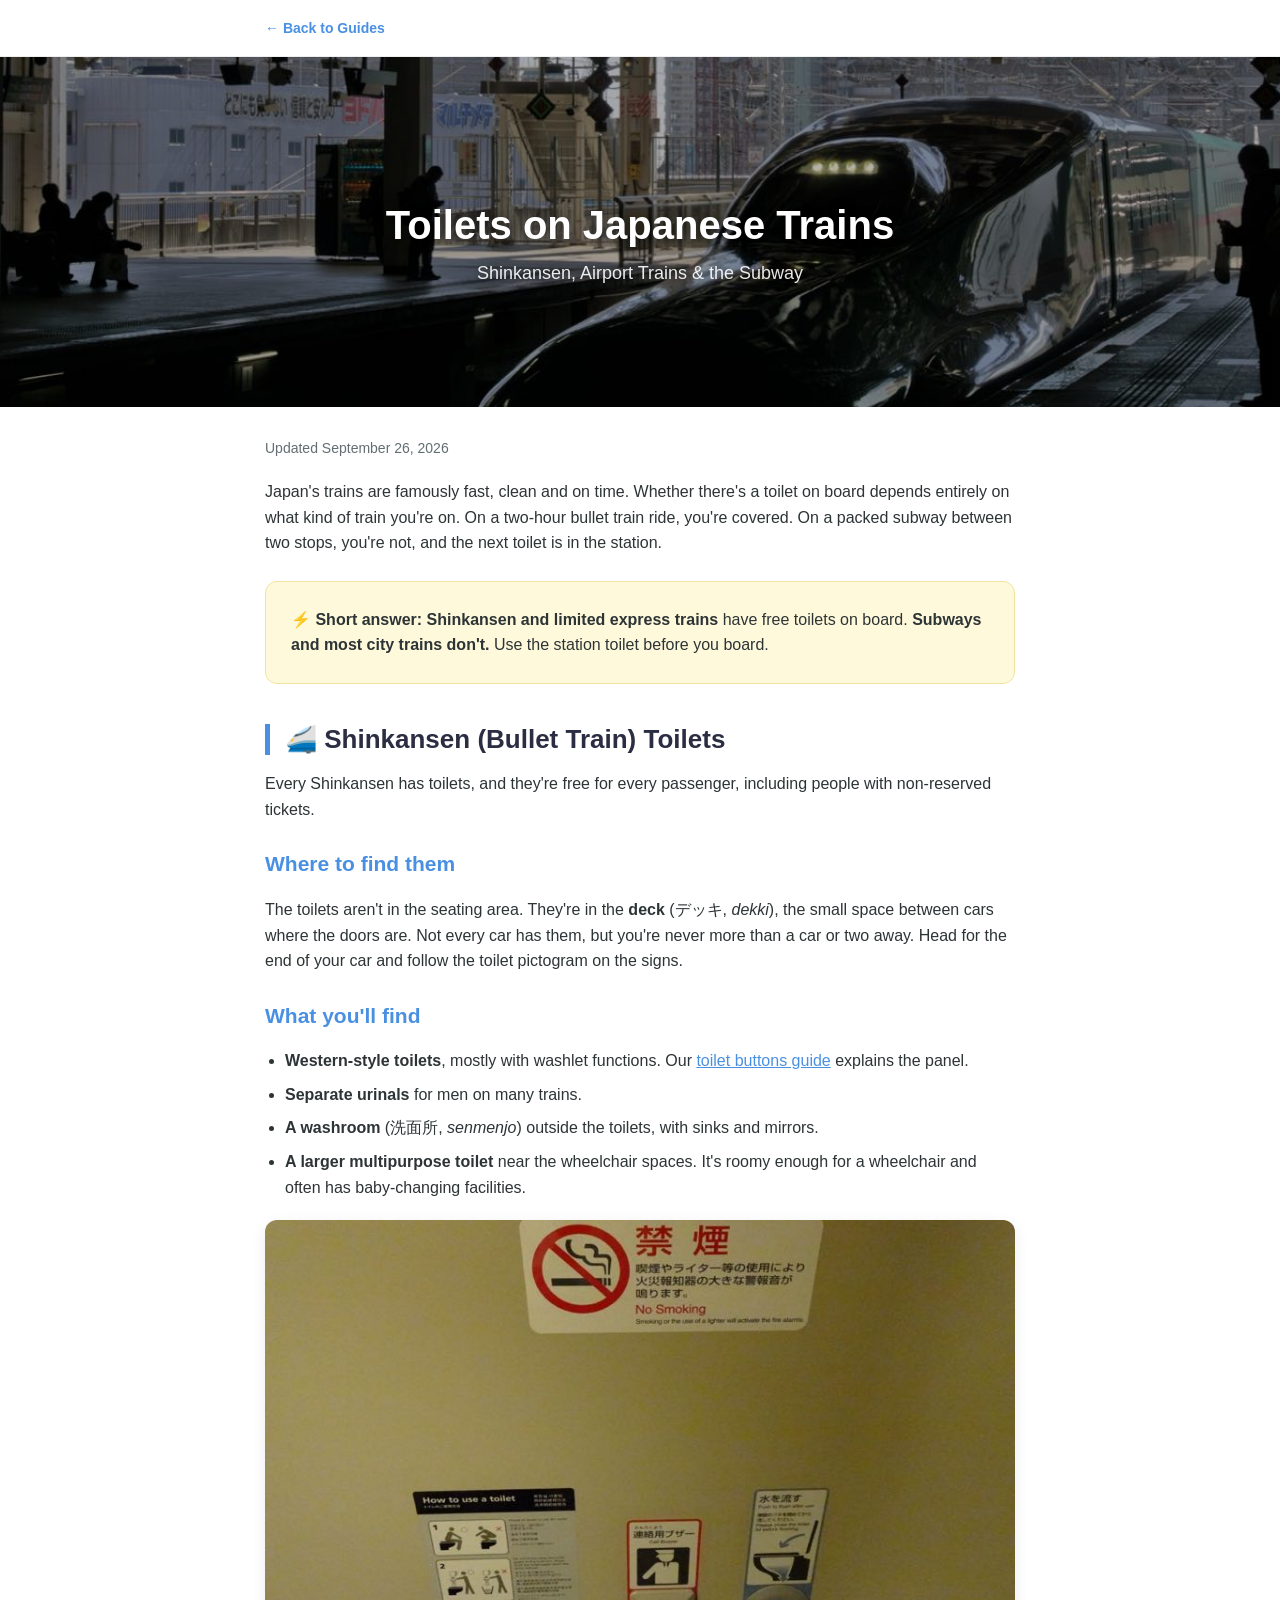
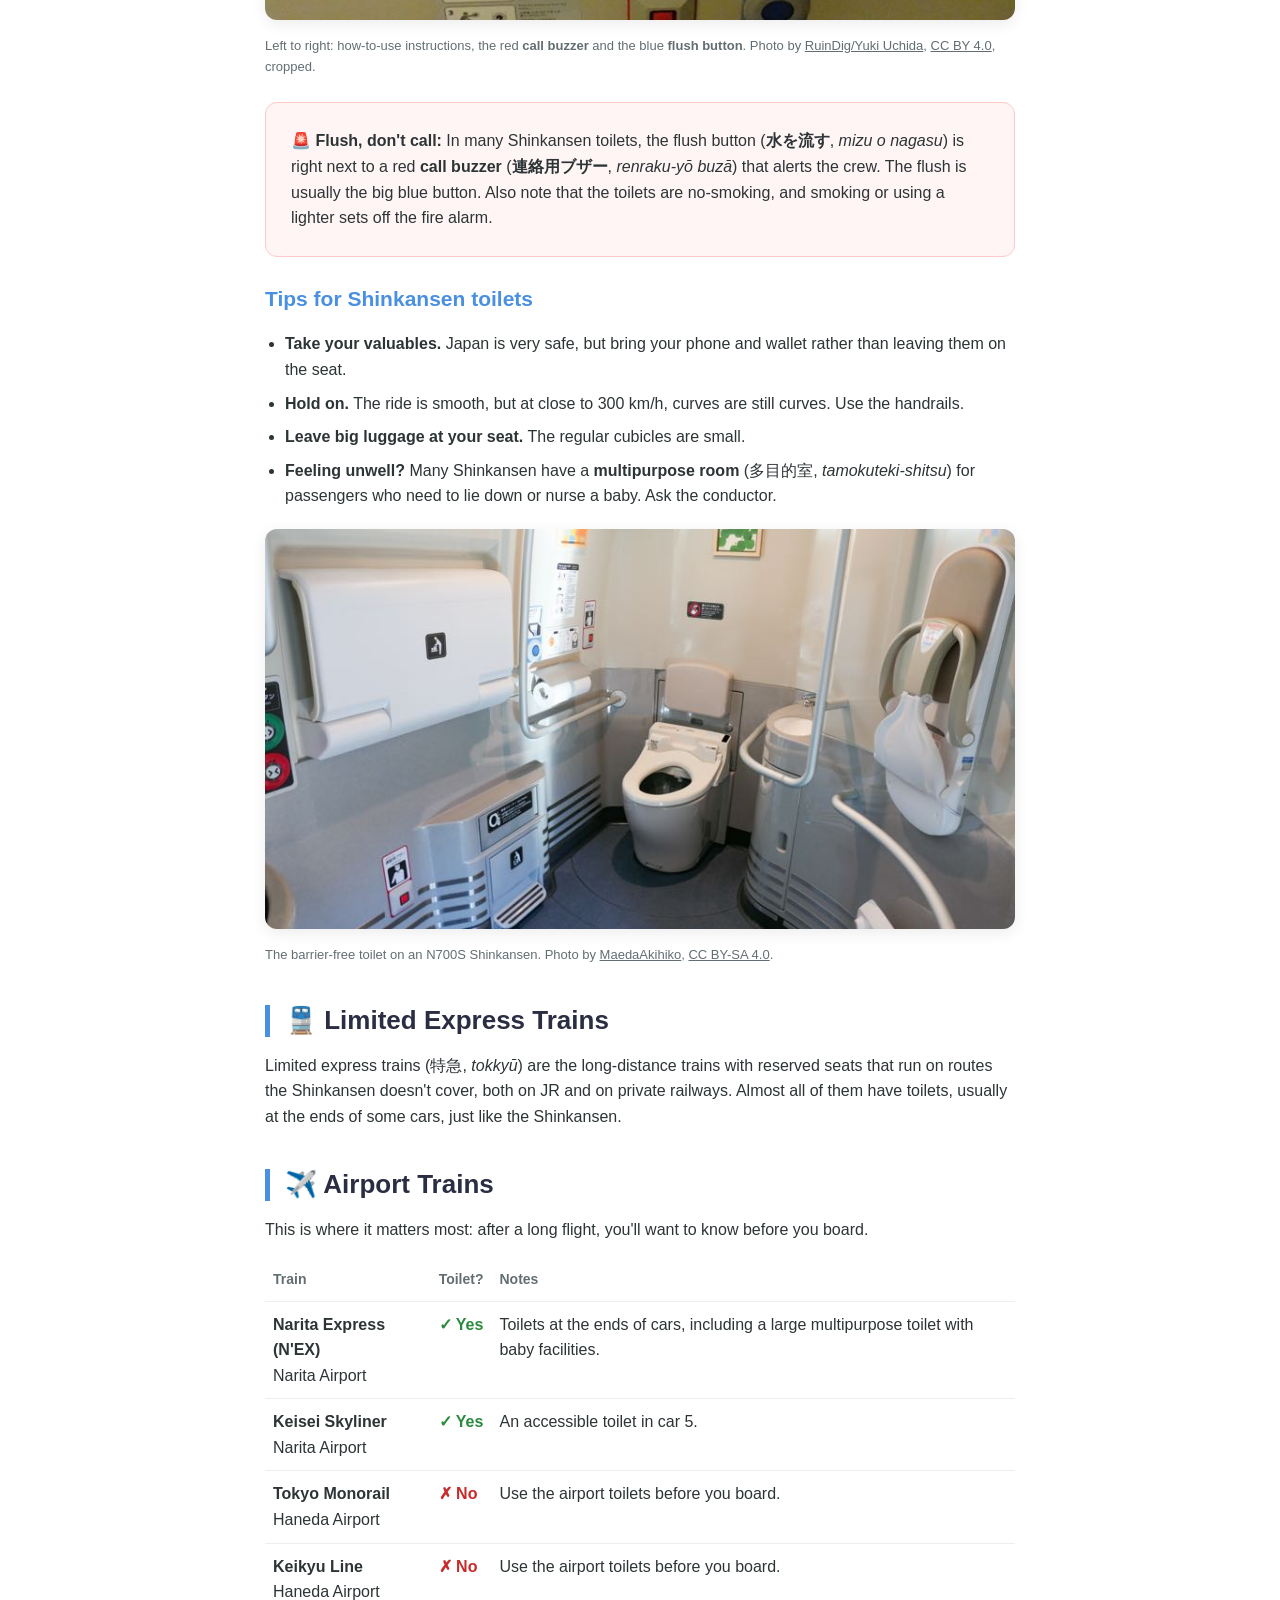
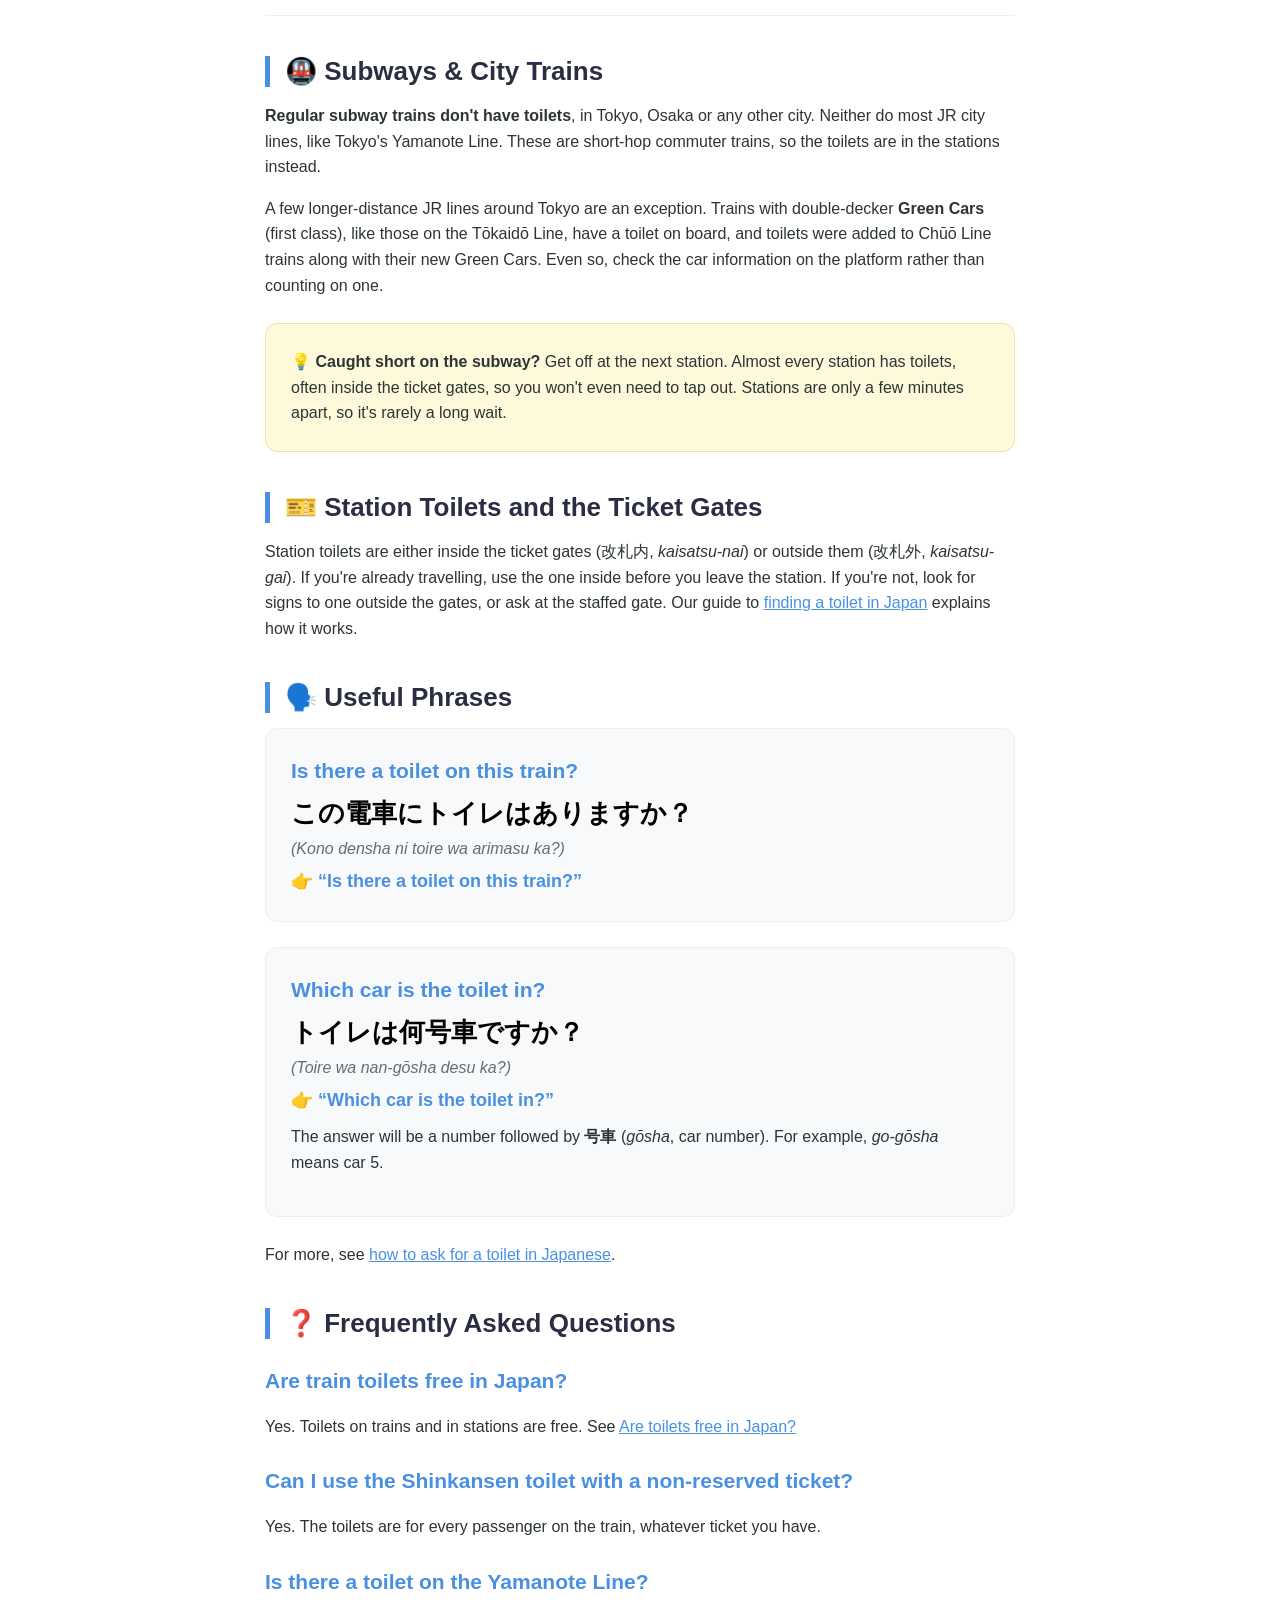
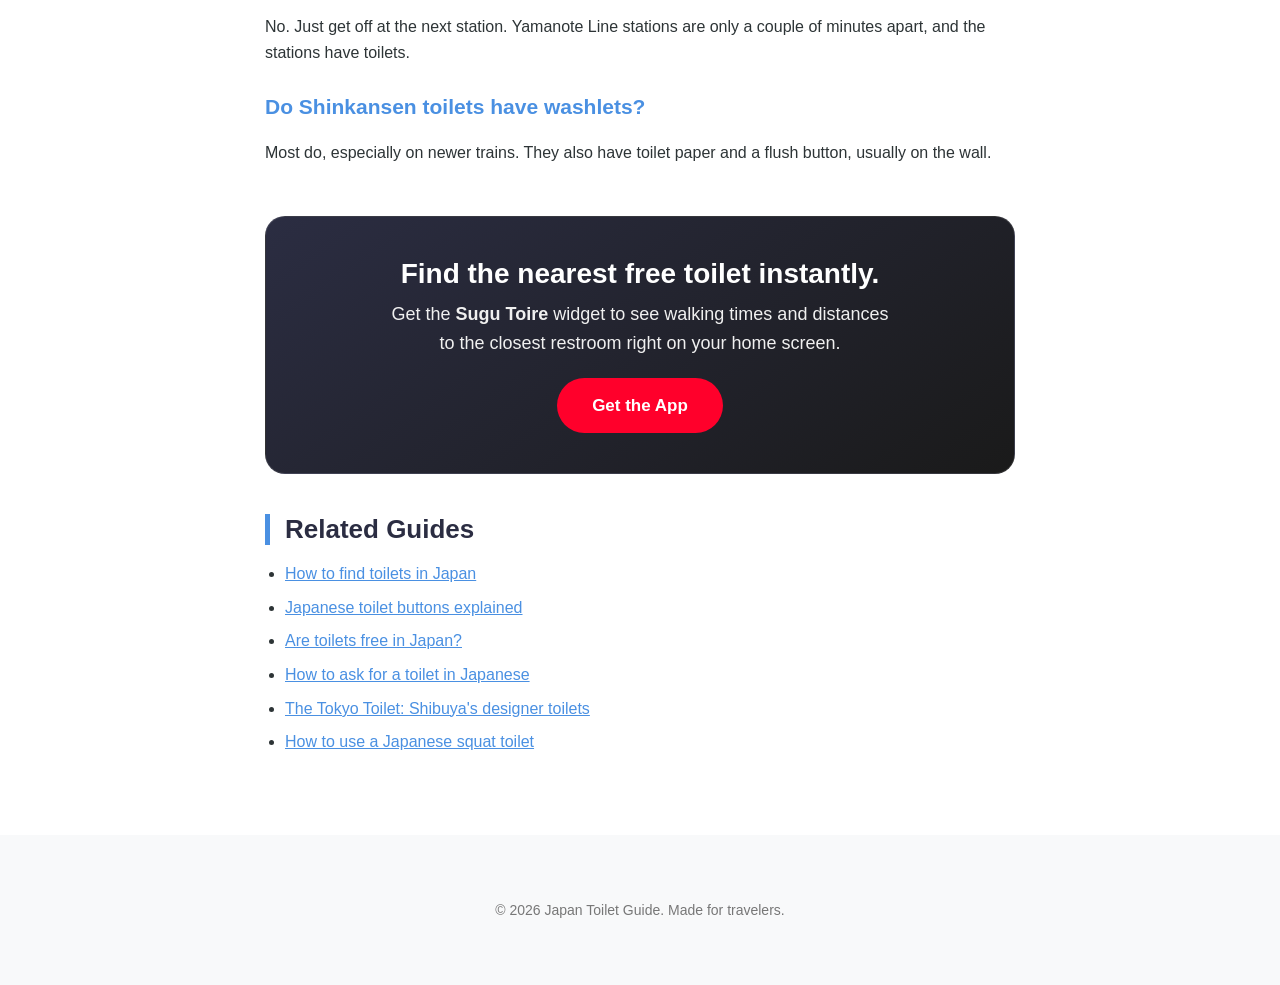
<file: train-toilets.html>
<!DOCTYPE html>
<html lang="en">

<head>
    <link rel="icon" href="/favicon.ico">
    <link rel="icon" type="image/png" sizes="32x32" href="/favicon-32x32.png">
    <link rel="icon" type="image/png" sizes="16x16" href="/favicon-16x16.png">
    <link rel="canonical" href="https://www.toiletinjapan.com/train-toilets.html" />
    <meta charset="UTF-8" />
    <meta name="viewport" content="width=device-width, initial-scale=1.0" />
    <meta name="description"
        content="Do Japanese trains have toilets? Where to find the toilets on the Shinkansen, which airport trains have them, and why you should go before boarding the subway." />
    <meta property="og:title" content="Toilets on Japanese Trains: Shinkansen, Airport Trains & the Subway" />
    <meta property="og:description"
        content="Which trains in Japan have toilets, where they are on the Shinkansen, and what to do on trains that don't." />
    <meta property="og:type" content="article" />
    <meta property="og:url" content="https://www.toiletinjapan.com/train-toilets.html" />
    <meta property="og:image" content="https://www.toiletinjapan.com/images/shinkansen-e5-sendai-1200x630.jpg" />
    <meta property="og:image:width" content="1200" />
    <meta property="og:image:height" content="630" />
    <meta name="twitter:card" content="summary_large_image" />
    <meta name="twitter:title" content="Toilets on Japanese Trains" />
    <meta name="twitter:description" content="Shinkansen, airport trains and the subway: which have toilets, and where." />
    <meta name="twitter:image" content="https://www.toiletinjapan.com/images/shinkansen-e5-sendai-1200x630.jpg" />

    <title>Toilets on Japanese Trains: Shinkansen, Airport Trains & the Subway</title>

    <link rel="stylesheet" href="/styles.css">
    <style>
        .train-table {
            width: 100%;
            border-collapse: collapse;
            margin: 15px 0 25px 0;
            font-size: 16px;
        }

        .train-table th,
        .train-table td {
            text-align: left;
            vertical-align: top;
            padding: 10px 8px;
            border-bottom: 1px solid #eee;
        }

        .train-table th {
            font-size: 14px;
            color: var(--text-muted);
            font-weight: 600;
        }

        .train-table .yes {
            color: #2b8a3e;
            font-weight: 700;
            white-space: nowrap;
        }

        .train-table .no {
            color: #c92a2a;
            font-weight: 700;
            white-space: nowrap;
        }
    </style>
    <script type="application/ld+json">
{
  "@context": "https://schema.org",
  "@type": "Article",
  "headline": "Toilets on Japanese Trains: Shinkansen, Airport Trains & the Subway",
  "description": "Which trains in Japan have toilets, where to find them on the Shinkansen, and what to do on trains that don't.",
  "author": {
    "@type": "Person",
    "name": "Tomasz Matusik"
  },
  "publisher": {
    "@type": "Organization",
    "name": "Sugu Toire",
    "logo": {
      "@type": "ImageObject",
      "url": "https://www.toiletinjapan.com/logo.png"
    }
  },
  "mainEntityOfPage": {
    "@type": "WebPage",
    "@id": "https://www.toiletinjapan.com/train-toilets.html"
  },
  "datePublished": "2026-09-26",
  "dateModified": "2026-09-26",
  "image": [
    "https://www.toiletinjapan.com/images/shinkansen-e5-sendai-1200x630.jpg"
  ]
}
    </script>
    <script type="application/ld+json">
{
  "@context": "https://schema.org",
  "@type": "BreadcrumbList",
  "itemListElement": [
    {
      "@type": "ListItem",
      "position": 1,
      "name": "Japan Toilet Guide",
      "item": "https://www.toiletinjapan.com/"
    },
    {
      "@type": "ListItem",
      "position": 2,
      "name": "Toilets on Japanese Trains: Shinkansen, Airport Trains & the Subway",
      "item": "https://www.toiletinjapan.com/train-toilets.html"
    }
  ]
}
    </script>
</head>

<body>

    <header>
        <div class="container">
            <a href="index.html" class="back-link">← Back to Guides</a>
        </div>
    </header>

    <div class="hero-container">
        <img src="/images/shinkansen-e5-sendai-1200x600.jpg"
            alt="E5 series Hayabusa Shinkansen at a platform in Sendai Station" class="hero-image" width="1200"
            height="600" fetchpriority="high">
        <div class="hero-text">
            <h1>Toilets on Japanese Trains</h1>
            <p style="font-size: 18px; opacity: 0.9; margin:0;">Shinkansen, Airport Trains & the Subway</p>
        </div>
    </div>

    <main class="container">
        <article>
            <p class="updated">Updated <time datetime="2026-09-26">September 26, 2026</time></p>

            <p>
                Japan's trains are famously fast, clean and on time. Whether there's a toilet on board depends
                entirely on what kind of train you're on. On a two-hour bullet train ride, you're covered. On a
                packed subway between two stops, you're not, and the next toilet is in the station.
            </p>

            <div class="tip-box">
                <strong>⚡ Short answer:</strong> <strong>Shinkansen and limited express trains</strong> have free
                toilets on board. <strong>Subways and most city trains don't.</strong> Use the station toilet before
                you board.
            </div>

            <h2>🚄 Shinkansen (Bullet Train) Toilets</h2>
            <p>Every Shinkansen has toilets, and they're free for every passenger, including people with
                non-reserved tickets.</p>

            <h3>Where to find them</h3>
            <p>
                The toilets aren't in the seating area. They're in the <strong>deck</strong> (デッキ,
                <em>dekki</em>), the small space between cars where the doors are. Not every car has them, but you're
                never more than a car or two away. Head for the end of your car and follow the toilet pictogram on
                the signs.
            </p>

            <h3>What you'll find</h3>
            <ul>
                <li><strong>Western-style toilets</strong>, mostly with washlet functions. Our <a
                        href="japanese-toilet-buttons.html" style="color: var(--primary-color);">toilet buttons
                        guide</a> explains the panel.</li>
                <li><strong>Separate urinals</strong> for men on many trains.</li>
                <li><strong>A washroom</strong> (洗面所, <em>senmenjo</em>) outside the toilets, with sinks and
                    mirrors.</li>
                <li><strong>A larger multipurpose toilet</strong> near the wheelchair spaces. It's roomy enough for a
                    wheelchair and often has baby-changing facilities.</li>
            </ul>

            <figure class="photo">
                <img src="/images/shinkansen-flush-and-call-buttons-800x533.jpg" class="content-img"
                    alt="Inside a Shinkansen toilet: a red crew call buzzer (連絡用ブザー) next to the blue flush button (水を流す)"
                    width="800" height="533" loading="lazy">
                <figcaption>Left to right: how-to-use instructions, the red <strong>call buzzer</strong> and the
                    blue <strong>flush button</strong>. Photo by <a
                        href="https://commons.wikimedia.org/wiki/File:JR-Tokaido-Shinkansen-N700A_14.jpg"
                        rel="noopener">RuinDig/Yuki Uchida</a>, <a href="https://creativecommons.org/licenses/by/4.0/"
                        rel="noopener license">CC BY 4.0</a>, cropped.</figcaption>
            </figure>

            <div class="warning-box">
                <strong>🚨 Flush, don't call:</strong> In many Shinkansen toilets, the flush button
                (<strong>水を流す</strong>, <em>mizu o nagasu</em>) is right next to a red <strong>call
                    buzzer</strong> (<strong>連絡用ブザー</strong>, <em>renraku-yō buzā</em>) that alerts the crew. The
                flush is usually the big blue button. Also note that the toilets are no-smoking, and smoking or using
                a lighter sets off the fire alarm.
            </div>

            <h3>Tips for Shinkansen toilets</h3>
            <ul>
                <li><strong>Take your valuables.</strong> Japan is very safe, but bring your phone and wallet
                    rather than leaving them on the seat.</li>
                <li><strong>Hold on.</strong> The ride is smooth, but at close to 300 km/h, curves are still curves. Use the
                    handrails.</li>
                <li><strong>Leave big luggage at your seat.</strong> The regular cubicles are small.</li>
                <li><strong>Feeling unwell?</strong> Many Shinkansen have a <strong>multipurpose room</strong>
                    (多目的室, <em>tamokuteki-shitsu</em>) for passengers who need to lie down or nurse a baby. Ask the
                    conductor.</li>
            </ul>

            <figure class="photo">
                <img src="/images/shinkansen-n700s-accessible-toilet-800x533.jpg" class="content-img"
                    alt="Spacious barrier-free toilet on an N700S Shinkansen, with handrails and baby-care fittings"
                    width="800" height="533" loading="lazy">
                <figcaption>The barrier-free toilet on an N700S Shinkansen. Photo by <a
                        href="https://commons.wikimedia.org/wiki/File:N700S_727-8104_Toilet-inside.jpg"
                        rel="noopener">MaedaAkihiko</a>, <a href="https://creativecommons.org/licenses/by-sa/4.0/"
                        rel="noopener license">CC BY-SA 4.0</a>.</figcaption>
            </figure>

            <h2>🚆 Limited Express Trains</h2>
            <p>
                Limited express trains (特急, <em>tokkyū</em>) are the long-distance trains with reserved seats that
                run on routes the Shinkansen doesn't cover, both on JR and on private railways. Almost all of them
                have toilets, usually at the ends of some cars, just like the Shinkansen.
            </p>

            <h2>✈️ Airport Trains</h2>
            <p>This is where it matters most: after a long flight, you'll want to know before you board.</p>

            <table class="train-table">
                <thead>
                    <tr>
                        <th>Train</th>
                        <th>Toilet?</th>
                        <th>Notes</th>
                    </tr>
                </thead>
                <tbody>
                    <tr>
                        <td><strong>Narita Express (N'EX)</strong><br>Narita Airport</td>
                        <td class="yes">✓ Yes</td>
                        <td>Toilets at the ends of cars, including a large multipurpose toilet with baby facilities.
                        </td>
                    </tr>
                    <tr>
                        <td><strong>Keisei Skyliner</strong><br>Narita Airport</td>
                        <td class="yes">✓ Yes</td>
                        <td>An accessible toilet in car 5.</td>
                    </tr>
                    <tr>
                        <td><strong>Tokyo Monorail</strong><br>Haneda Airport</td>
                        <td class="no">✗ No</td>
                        <td>Use the airport toilets before you board.</td>
                    </tr>
                    <tr>
                        <td><strong>Keikyu Line</strong><br>Haneda Airport</td>
                        <td class="no">✗ No</td>
                        <td>Use the airport toilets before you board.</td>
                    </tr>
                </tbody>
            </table>

            <h2>🚇 Subways & City Trains</h2>
            <p>
                <strong>Regular subway trains don't have toilets</strong>, in Tokyo, Osaka or any other city. Neither
                do most JR city lines, like Tokyo's Yamanote Line. These are short-hop commuter trains, so the toilets are in
                the stations instead.
            </p>
            <p>
                A few longer-distance JR lines around Tokyo are an exception. Trains with double-decker <strong>Green
                    Cars</strong> (first class), like those on the Tōkaidō Line, have a toilet on board, and toilets
                were added to Chūō Line trains along with their new Green Cars. Even so, check the car information on
                the platform rather than counting on one.
            </p>

            <div class="tip-box">
                <strong>💡 Caught short on the subway?</strong> Get off at the next station. Almost every station has
                toilets, often inside the ticket gates, so you won't even need to tap out. Stations are only a few
                minutes apart, so it's rarely a long wait.
            </div>

            <h2>🎫 Station Toilets and the Ticket Gates</h2>
            <p>
                Station toilets are either inside the ticket gates (改札内, <em>kaisatsu-nai</em>) or outside them
                (改札外, <em>kaisatsu-gai</em>). If you're already travelling, use the one inside before you leave the
                station. If you're not, look for signs to one outside the gates, or ask at the staffed gate. Our guide
                to <a href="toilet-japan.html" style="color: var(--primary-color);">finding a toilet in Japan</a>
                explains how it works.
            </p>

            <h2>🗣️ Useful Phrases</h2>

            <div class="phrase-card">
                <h3>Is there a toilet on this train?</h3>
                <span class="jp-text">この電車にトイレはありますか？</span>
                <span class="romaji">(Kono densha ni toire wa arimasu ka?)</span>
                <span class="translation">👉 “Is there a toilet on this train?”</span>
            </div>

            <div class="phrase-card">
                <h3>Which car is the toilet in?</h3>
                <span class="jp-text">トイレは何号車ですか？</span>
                <span class="romaji">(Toire wa nan-gōsha desu ka?)</span>
                <span class="translation">👉 “Which car is the toilet in?”</span>
                <p style="margin-top:10px; font-size: 16px;">The answer will be a number followed by
                    <strong>号車</strong> (<em>gōsha</em>, car number). For example, <em>go-gōsha</em> means car 5.</p>
            </div>

            <p>For more, see <a href="japanese-phrases.html" style="color: var(--primary-color);">how to ask for a
                    toilet in Japanese</a>.</p>

            <h2>❓ Frequently Asked Questions</h2>

            <h3>Are train toilets free in Japan?</h3>
            <p>Yes. Toilets on trains and in stations are free. See <a href="free-toilets.html"
                    style="color: var(--primary-color);">Are toilets free in Japan?</a></p>

            <h3>Can I use the Shinkansen toilet with a non-reserved ticket?</h3>
            <p>Yes. The toilets are for every passenger on the train, whatever ticket you have.</p>

            <h3>Is there a toilet on the Yamanote Line?</h3>
            <p>No. Just get off at the next station. Yamanote Line stations are only a couple of minutes apart, and
                the stations have toilets.</p>

            <h3>Do Shinkansen toilets have washlets?</h3>
            <p>Most do, especially on newer trains. They also have toilet paper and a flush button, usually on the
                wall.</p>

            <div class="app-card">
                <h2>Find the nearest free toilet instantly.</h2>
                <p>
                    Get the <strong>Sugu Toire</strong> widget to see walking times
                    and distances to the closest restroom right on your home screen.
                </p>
                <a href="https://play.google.com/store/apps/details?id=com.tomat.sugutoire&amp;referrer=utm_source%3Dtoiletinjapan%26utm_medium%3Dwebsite%26utm_campaign%3Dtrain-toilets"
                    class="btn" target="_blank" rel="noopener noreferrer">
                    Get the App
                </a>
            </div>

            <h2>Related Guides</h2>
            <ul>
                <li><a href="toilet-japan.html" style="color: var(--primary-color);">How to find toilets in Japan</a>
                </li>
                <li><a href="japanese-toilet-buttons.html" style="color: var(--primary-color);">Japanese toilet
                        buttons explained</a></li>
                <li><a href="free-toilets.html" style="color: var(--primary-color);">Are toilets free in Japan?</a>
                </li>
                <li><a href="japanese-phrases.html" style="color: var(--primary-color);">How to ask for a toilet in
                        Japanese</a></li>
                <li><a href="tokyo-toilet.html" style="color: var(--primary-color);">The Tokyo Toilet: Shibuya's
                        designer toilets</a></li>
                <li><a href="squat-toilet.html" style="color: var(--primary-color);">How to use a Japanese squat
                        toilet</a></li>
            </ul>

        </article>
    </main>

    <footer>
        <div class="container">
            <p>&copy; 2026 Japan Toilet Guide. Made for travelers.</p>
        </div>
    </footer>

</body>

</html>
</file>
<file: styles.css>
/* Shared styles for every page. Page-specific rules stay in each page's own <style> block,
   which loads after this file and overrides it. */

:root {
  --primary-color: #4A90E2;
  --secondary-color: #2b2d42;
  --text-main: #2d3436;
  --text-muted: #636e72;
  --bg-light: #f8f9fa;
  --white: #ffffff;
  --accent-yellow: #fff9db;
  --accent-red: #fff5f5;
  --shadow: 0 4px 15px rgba(0, 0, 0, 0.05);
}

body {
  font-family: -apple-system, BlinkMacSystemFont, "Segoe UI", Roboto, "Hiragino Sans", "Hiragino Kaku Gothic ProN", Arial, sans-serif;
  line-height: 1.6;
  color: var(--text-main);
  margin: 0;
  background-color: var(--white);
}

.container {
  max-width: 750px;
  margin: 0 auto;
  padding: 0 24px;
}

/* Header & footer */
header {
  padding: 15px 0;
  border-bottom: 1px solid #eee;
}

.back-link {
  text-decoration: none;
  color: var(--primary-color);
  font-weight: 600;
  font-size: 14px;
}

footer {
  padding: 50px 0;
  text-align: center;
  background: var(--bg-light);
  color: #777;
  font-size: 14px;
}

/* Play Store button */
.btn {
  display: inline-block;
  background: #ff002b;
  color: white;
  padding: 14px 35px;
  border-radius: 50px;
  text-decoration: none;
  font-weight: 700;
  font-size: 17px;
  transition: all 0.2s ease;
}

.btn:hover {
  transform: scale(1.03);
  background: #ff2e51;
}

/* Article hero: image with the title laid over it */
.hero-container {
  position: relative;
  width: 100%;
  height: 350px;
  overflow: hidden;
  background: #000;
}

.hero-image {
  width: 100%;
  height: 100%;
  object-fit: cover;
  opacity: 0.7;
}

.hero-text {
  position: absolute;
  top: 50%;
  left: 50%;
  transform: translate(-50%, -50%);
  color: white;
  text-align: center;
  width: 90%;
  text-shadow: 0 2px 12px rgba(0, 0, 0, 0.6);
}

.hero-text h1 {
  font-size: clamp(28px, 5vw, 40px);
  margin-bottom: 10px;
  line-height: 1.2;
}

/* Article body. :where() keeps these at element-level specificity so page rules can override them. */
article {
  padding: 30px 0 60px 0;
}

:where(article) h2 {
  font-size: 26px;
  margin-top: 40px;
  margin-bottom: 15px;
  color: var(--secondary-color);
  border-left: 5px solid var(--primary-color);
  padding-left: 15px;
  line-height: 1.2;
}

:where(article) h3 {
  font-size: 21px;
  margin-top: 25px;
  margin-bottom: 10px;
  color: var(--primary-color);
}

:where(article) p {
  margin-bottom: 16px;
}

:where(article) ul {
  margin-bottom: 20px;
  padding-left: 20px;
}

:where(article) li {
  margin-bottom: 8px;
}

hr {
  border: 0;
  border-top: 1px solid #eee;
  margin: 40px 0;
}

.updated {
  font-size: 14px;
  color: var(--text-muted);
  margin: 0 0 20px 0;
}

.photo-credit {
  font-size: 13px;
  color: var(--text-muted);
  margin: -12px 0 20px 0;
}

.photo-credit a {
  color: var(--text-muted);
}

/* A content image with a caption or photo credit underneath */
.photo {
  margin: 15px 0 25px 0;
}

.photo .content-img {
  margin: 0;
}

.photo figcaption {
  font-size: 13px;
  color: var(--text-muted);
  margin-top: 8px;
}

.photo figcaption a {
  color: var(--text-muted);
}

.content-img {
  width: 100%;
  height: auto;
  max-height: 400px;
  object-fit: cover;
  border-radius: 12px;
  margin: 15px 0 25px 0;
  box-shadow: 0 4px 15px rgba(0, 0, 0, 0.08);
}

/* Callout boxes */
.tip-box,
.warning-box,
.phrase-card {
  padding: 25px;
  border-radius: 12px;
}

.tip-box {
  background: var(--accent-yellow);
  border: 1px solid #f1e4a0;
  margin: 25px 0;
}

.warning-box {
  background: var(--accent-red);
  border: 1px solid #ffc9c9;
  margin: 25px 0;
}

.phrase-card {
  background: var(--bg-light);
  border: 1px solid #eee;
  margin: 15px 0 25px 0;
}

.phrase-card > *:first-child,
.tip-box > *:first-child,
.warning-box > *:first-child {
  margin-top: 0 !important;
}

.tip-box h2 {
  font-size: 22px;
  border: none;
  padding: 0;
  margin: 0 0 10px 0;
}

/* Japanese phrases: kana/kanji, then romaji, then translation */
.jp-text {
  display: block;
  font-size: 26px;
  font-weight: 700;
  color: #000;
  margin: 5px 0;
  line-height: 1.3;
}

.romaji {
  color: var(--text-muted);
  font-style: italic;
  display: block;
  margin-bottom: 5px;
  font-size: 16px;
}

.translation {
  font-weight: 700;
  color: var(--primary-color);
  font-size: 18px;
}

/* App download card */
.app-card {
  background: linear-gradient(145deg, #2b2d42, #1a1a1a);
  color: #ffffff;
  padding: 40px 30px;
  border-radius: 20px;
  margin-top: 50px;
  text-align: center;
  border: 1px solid rgba(255, 255, 255, 0.1);
}

.app-card h2 {
  color: #ffffff;
  border: none;
  padding: 0;
  margin: 0 0 10px 0;
  font-size: 28px;
}

.app-card p {
  color: #f0f0f0;
  font-size: 18px;
  max-width: 500px;
  margin: 0 auto 20px auto;
}
</file>
